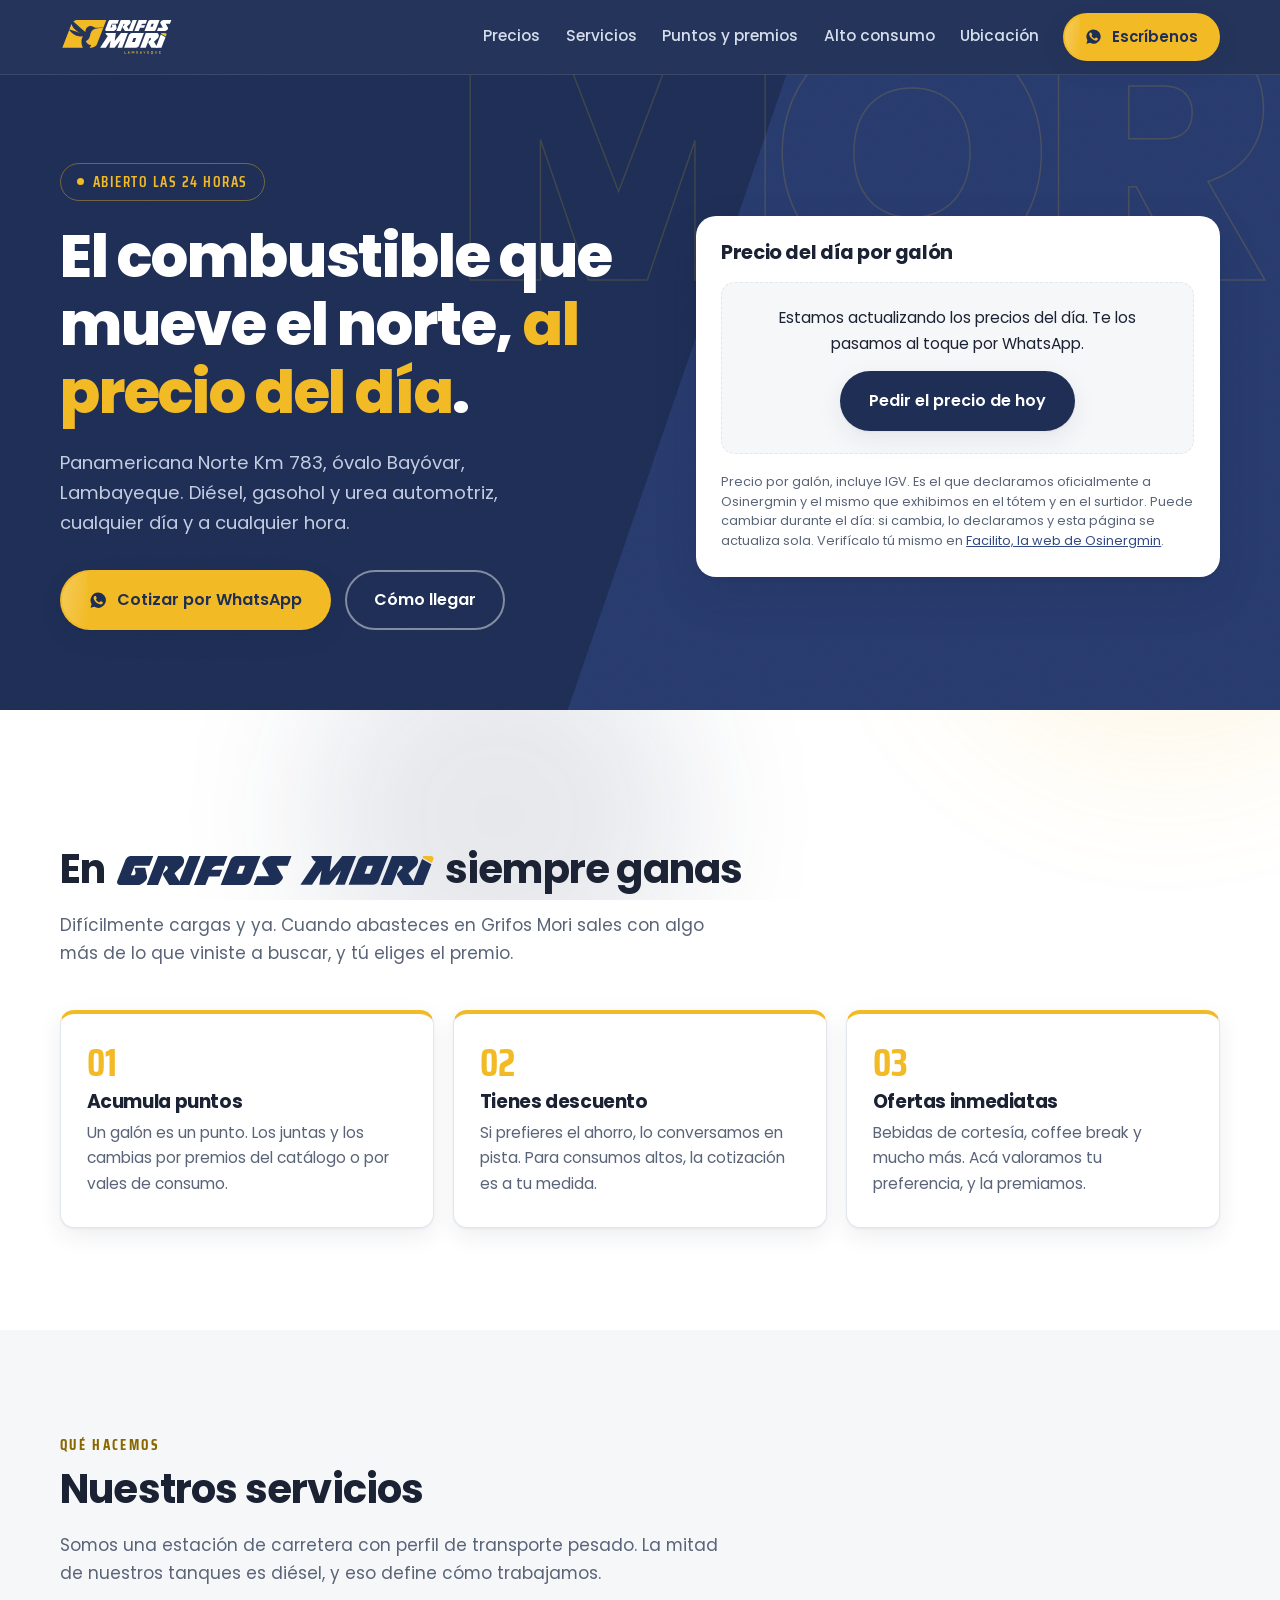
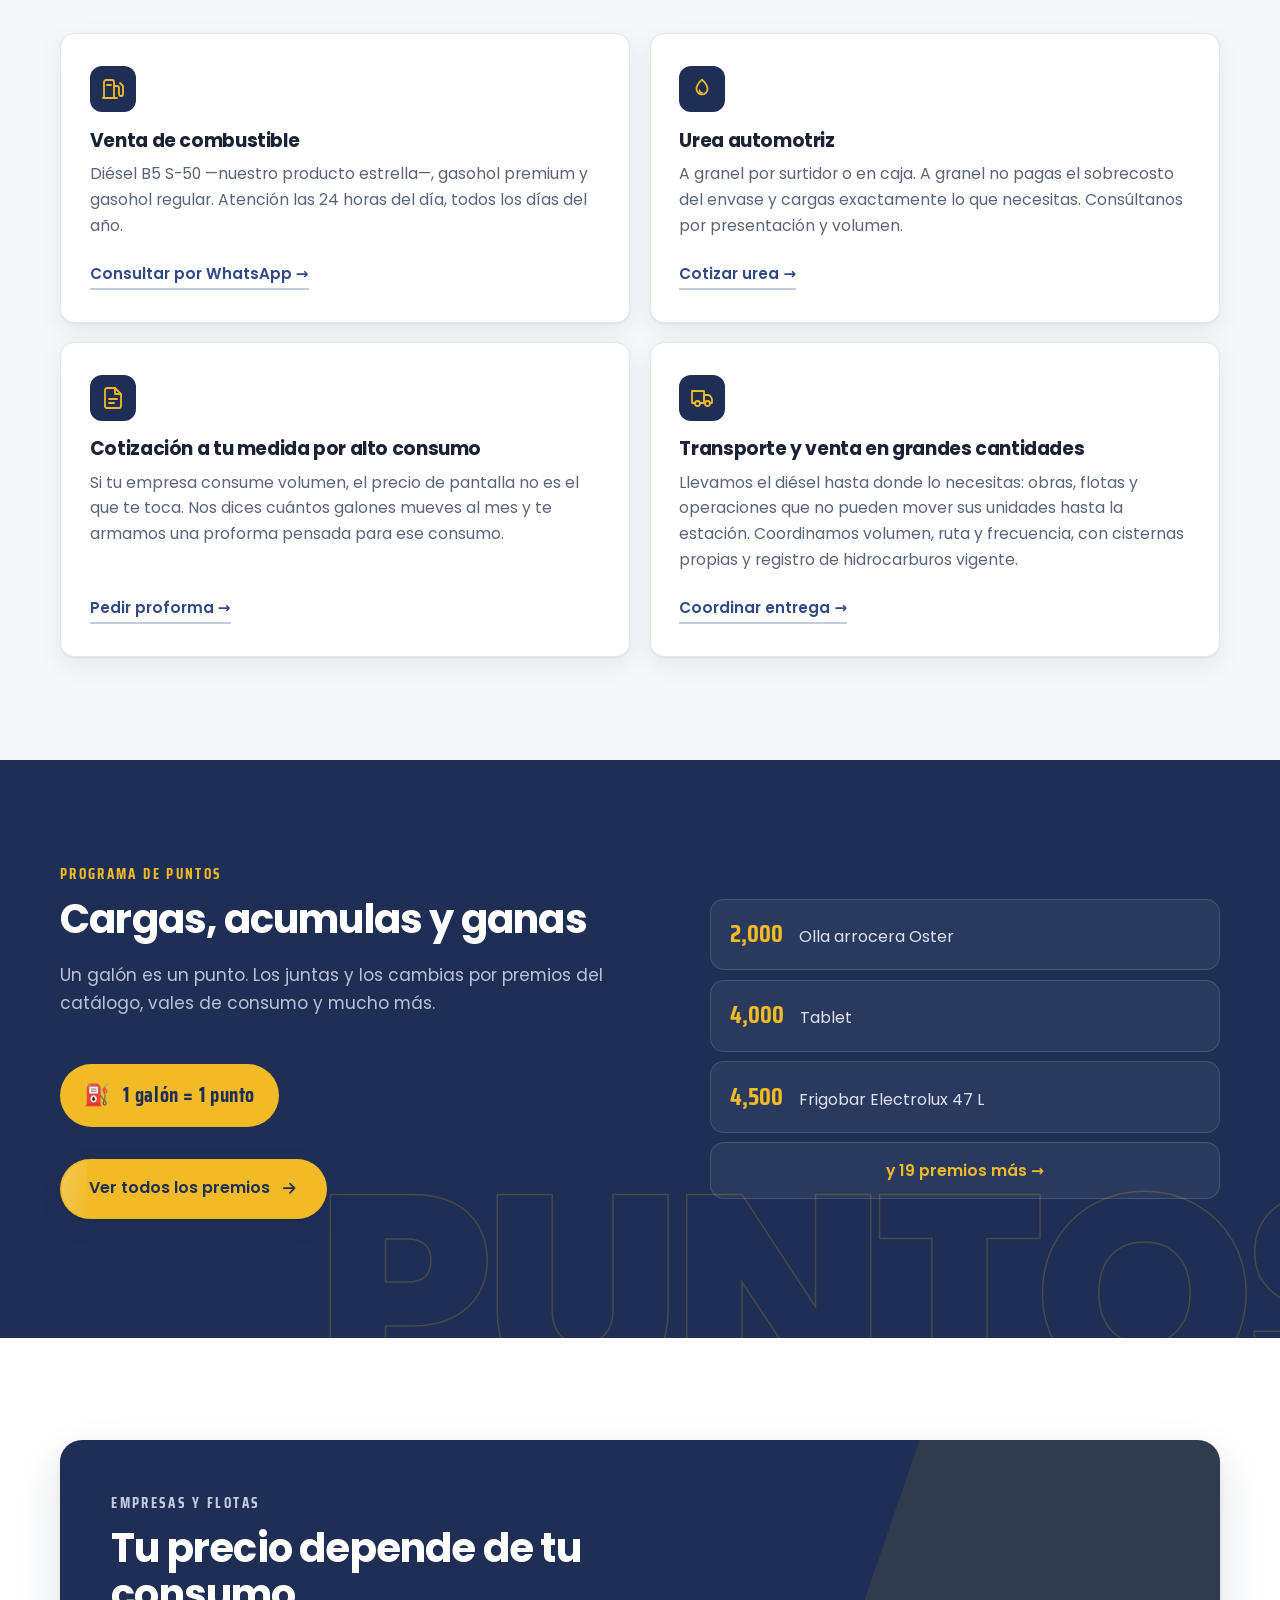
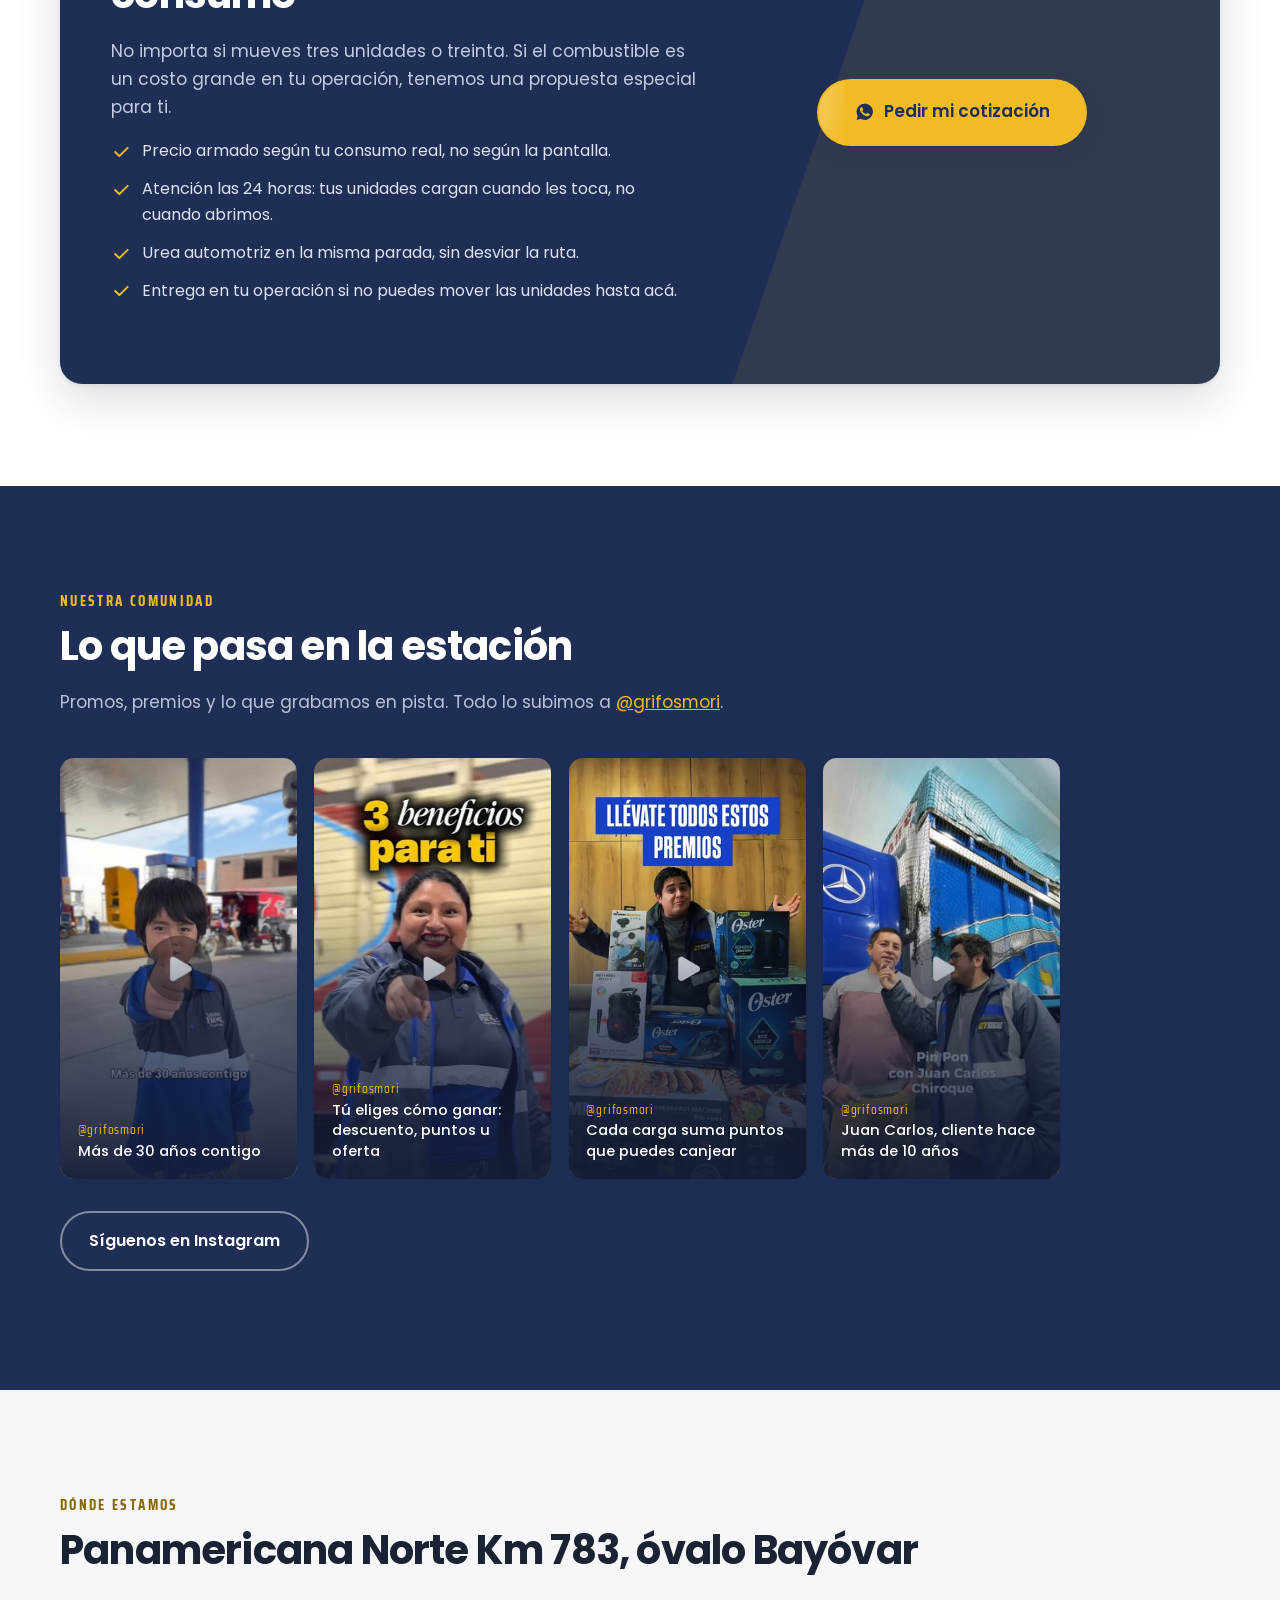
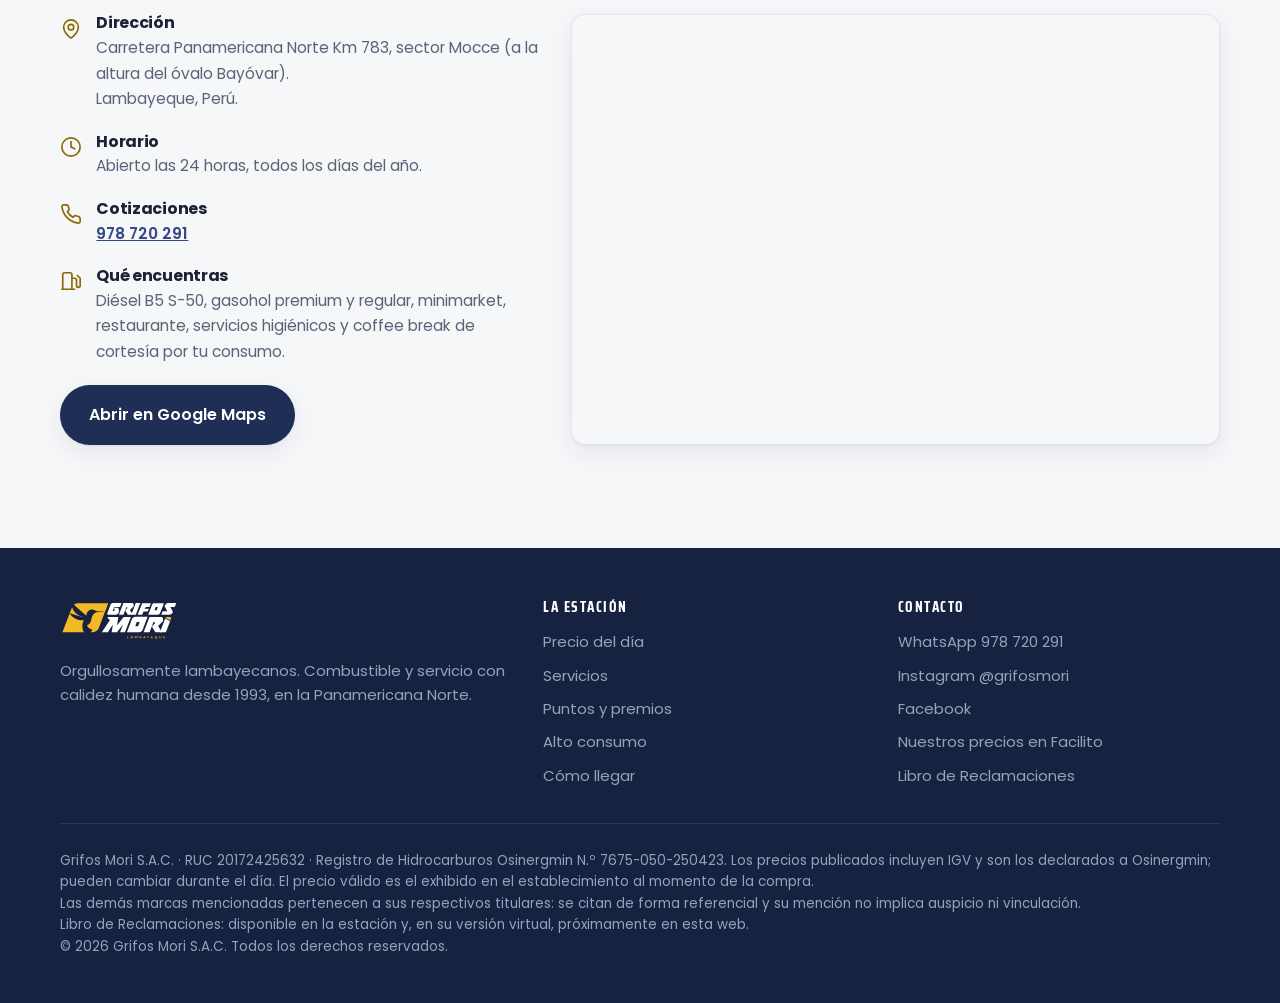
<file: sitio/index.html>
<!DOCTYPE html>
<html lang="es-PE">
<head>
<meta charset="utf-8">
<meta name="viewport" content="width=device-width, initial-scale=1">
<title>Grifos Mori | El combustible del norte</title>
<meta name="description" content="Grifo en el óvalo Bayóvar, Lambayeque. Diésel B5 S-50, gasohol premium y regular con precio del día. Urea automotriz, cotización por alto consumo, puntos canjeables y coffee break de cortesía. Abierto las 24 horas.">
<link rel="canonical" href="https://grifosmori.com/">

<meta property="og:type" content="website">
<meta property="og:locale" content="es_PE">
<meta property="og:site_name" content="Grifos Mori">
<meta property="og:title" content="Grifos Mori | El combustible del norte">
<meta property="og:description" content="Precio del día, puntos canjeables, minimarket, restaurante y coffee break de cortesía. Panamericana Norte Km 783, óvalo Bayóvar. Abierto 24 horas.">
<meta property="og:url" content="https://grifosmori.com/">
<meta property="og:image" content="https://grifosmori.com/assets/og.jpg">
<meta name="twitter:card" content="summary_large_image">
<meta name="theme-color" content="#1E2E55">

<link rel="icon" href="assets/favicon.svg" type="image/svg+xml">
<link rel="apple-touch-icon" href="assets/apple-touch-icon.png">

<link rel="preconnect" href="https://fonts.googleapis.com">
<link rel="preconnect" href="https://fonts.gstatic.com" crossorigin>
<link href="https://fonts.googleapis.com/css2?family=Poppins:wght@400;500;600;700;800&family=Saira+Condensed:wght@500;600;700&display=swap" rel="stylesheet">
<link rel="stylesheet" href="estilo.css">
</head>
<body>

<!-- Capas de ambiente. Ninguna lleva contenido: si el navegador o el sistema
     piden menos movimiento, se ocultan enteras y no falta nada. -->
<div class="avance" aria-hidden="true"></div>
<div class="aura" aria-hidden="true"><i></i><i></i><i></i></div>
<div class="grano" aria-hidden="true"></div>

<a class="solo-lectores" href="#contenido">Saltar al contenido</a>

<!-- ====================== CABECERA ====================== -->
<header class="cabecera">
  <div class="contenedor cabecera__fila">
    <a class="cabecera__logo" href="#inicio" aria-label="Grifos Mori — inicio">
      <img src="assets/logo-oscuro.svg" alt="Grifos Mori Lambayeque" width="180" height="42">
    </a>

    <button class="menu-btn" type="button" aria-expanded="false" aria-controls="nav" aria-label="Abrir menú">
      <svg viewBox="0 0 24 24" fill="none" stroke="currentColor" stroke-width="2" stroke-linecap="round" aria-hidden="true">
        <path d="M3 6h18M3 12h18M3 18h18"/>
      </svg>
    </button>

    <nav class="nav" id="nav" aria-label="Principal">
      <a href="#inicio">Precios</a>
      <a href="#servicios">Servicios</a>
      <a href="puntos/">Puntos y premios</a>
      <a href="#flotas">Alto consumo</a>
      <a href="#ubicacion">Ubicación</a>
    </nav>

    <a class="boton boton--wa" href="https://wa.me/51978720291?text=Hola%20Grifos%20Mori%2C%20quiero%20hacer%20una%20consulta.%20%5Bweb-cabecera%5D" target="_blank" rel="noopener">
      <svg viewBox="0 0 24 24" fill="currentColor" fill-rule="evenodd" aria-hidden="true"><path d="M17.47 14.38c-.3-.15-1.76-.87-2.03-.97-.27-.1-.47-.15-.67.15-.2.3-.77.97-.94 1.17-.17.2-.35.22-.64.07-.3-.15-1.25-.46-2.39-1.47-.88-.79-1.48-1.76-1.65-2.06-.17-.3-.02-.46.13-.61.13-.13.3-.35.45-.52.15-.17.2-.3.3-.5.1-.2.05-.37-.02-.52-.07-.15-.67-1.61-.92-2.21-.24-.58-.49-.5-.67-.51h-.57c-.2 0-.52.07-.79.37-.27.3-1.04 1.01-1.04 2.47s1.06 2.86 1.21 3.06c.15.2 2.1 3.2 5.08 4.49.71.31 1.26.49 1.69.62.71.23 1.36.19 1.87.12.57-.09 1.76-.72 2.01-1.41.25-.7.25-1.29.17-1.41-.07-.13-.27-.2-.57-.35M12 2a10 10 0 0 0-8.6 15.1L2 22l5.05-1.32A10 10 0 1 0 12 2"/></svg>
      Escríbenos
    </a>
  </div>
</header>

<main id="contenido">

<!-- ====================== HERO + PRECIOS ====================== -->
<section class="hero" id="inicio">
  <span class="fantasma" aria-hidden="true">MORI</span>
  <div class="contenedor">
    <div class="hero__grid">

      <div>
        <p class="hero__sello">Abierto las 24 horas</p>
        <h1>El combustible que mueve el norte, <em>al precio del día</em>.</h1>
        <p class="hero__bajada">
          Panamericana Norte Km 783, óvalo Bayóvar, Lambayeque.
          Diésel, gasohol y urea automotriz, cualquier día y a cualquier hora.
        </p>
        <div class="hero__botones">
          <a class="boton boton--wa" href="https://wa.me/51978720291?text=Hola%20Grifos%20Mori%2C%20quiero%20cotizar%20combustible.%20Producto%3A%20___%20%C2%B7%20Cantidad%20aproximada%3A%20___%20galones.%20%5Bweb-hero%5D" target="_blank" rel="noopener">
            <svg viewBox="0 0 24 24" fill="currentColor" fill-rule="evenodd" aria-hidden="true"><path d="M17.47 14.38c-.3-.15-1.76-.87-2.03-.97-.27-.1-.47-.15-.67.15-.2.3-.77.97-.94 1.17-.17.2-.35.22-.64.07-.3-.15-1.25-.46-2.39-1.47-.88-.79-1.48-1.76-1.65-2.06-.17-.3-.02-.46.13-.61.13-.13.3-.35.45-.52.15-.17.2-.3.3-.5.1-.2.05-.37-.02-.52-.07-.15-.67-1.61-.92-2.21-.24-.58-.49-.5-.67-.51h-.57c-.2 0-.52.07-.79.37-.27.3-1.04 1.01-1.04 2.47s1.06 2.86 1.21 3.06c.15.2 2.1 3.2 5.08 4.49.71.31 1.26.49 1.69.62.71.23 1.36.19 1.87.12.57-.09 1.76-.72 2.01-1.41.25-.7.25-1.29.17-1.41-.07-.13-.27-.2-.57-.35M12 2a10 10 0 0 0-8.6 15.1L2 22l5.05-1.32A10 10 0 1 0 12 2"/></svg>
            Cotizar por WhatsApp
          </a>
          <a class="boton boton--linea" href="#ubicacion">Cómo llegar</a>
        </div>
      </div>

      <!-- Panel de precios. El JS lo llena desde precios.json; si el archivo
           está viejo o no carga, se muestra el bloque de respaldo. -->
      <div class="precios rv" id="precios">
        <div class="precios__cab">
          <h2>Precio del día por galón</h2>
          <p class="frescura" id="frescura" hidden></p>
        </div>

        <noscript><style>
          #precios-cargando { display: none; }
          #precios-caido[hidden] { display: block !important; }
        </style></noscript>

        <div class="precios__lista" id="lista-precios">
          <p class="precios__nota" id="precios-cargando">Cargando los precios del día…</p>
        </div>

        <template id="tpl-precio">
          <div class="precio">
            <div>
              <span class="precio__etiqueta" hidden>Nuestro fuerte</span>
              <span class="precio__nombre"></span>
            </div>
            <span class="precio__monto"><small>S/</small> <span></span></span>
          </div>
        </template>

        <div class="precios__caido" id="precios-caido" hidden>
          <p>Estamos actualizando los precios del día. Te los pasamos al toque por WhatsApp.</p>
          <a class="boton boton--navy" href="https://wa.me/51978720291?text=Hola%20Grifos%20Mori%2C%20%C2%BFcu%C3%A1l%20es%20el%20precio%20de%20hoy%20del%20___%3F%20%5Bweb-precios%5D" target="_blank" rel="noopener">Pedir el precio de hoy</a>
        </div>

        <p class="precios__nota">
          Precio por galón, incluye IGV. Es el que declaramos oficialmente a Osinergmin y el
          mismo que exhibimos en el tótem y en el surtidor. Puede cambiar durante el día: si
          cambia, lo declaramos y esta página se actualiza sola.
          Verifícalo tú mismo en
          <a href="https://www.facilito.gob.pe/facilito/actions/MapaAction.do?departamento=140000&amp;provincia=140300&amp;distrito=140301&amp;producto=40&amp;method=mostrarMapa&amp;tipo=LIQ&amp;subtitulocabecera=1" target="_blank" rel="noopener">Facilito, la web de Osinergmin</a>.
        </p>
      </div>

    </div>
  </div>
</section>

<!-- ====================== LOS TRES CAMINOS ====================== -->
<section class="seccion" aria-labelledby="t-beneficios">
  <div class="contenedor">
    <p class="rotulo rv">Tres formas de ganar</p>
    <h2 id="t-beneficios">En <img class="marca-logo" src="assets/wordmark.svg" alt="Grifos Mori" width="555" height="52"> siempre ganas</h2>
    <p class="bajada">
      Difícilmente cargas y ya. Cuando abasteces en Grifos Mori sales con algo más de lo que
      viniste a buscar, y tú eliges el premio.
    </p>

    <div class="caminos esc">
      <article class="camino">
        <span class="camino__num">01</span>
        <h3>Acumula puntos</h3>
        <p>Un galón es un punto. Los juntas y los cambias por premios del catálogo o por vales de consumo.</p>
      </article>
      <article class="camino">
        <span class="camino__num">02</span>
        <h3>Tienes descuento</h3>
        <p>Si prefieres el ahorro, lo conversamos en pista. Para consumos altos, la cotización es a tu medida.</p>
      </article>
      <article class="camino">
        <span class="camino__num">03</span>
        <h3>Ofertas inmediatas</h3>
        <p>Bebidas de cortesía, coffee break y mucho más. Acá valoramos tu preferencia, y la premiamos.</p>
      </article>
    </div>
  </div>
</section>

<!-- ====================== SERVICIOS ====================== -->
<section class="seccion seccion--hueso" id="servicios" aria-labelledby="t-servicios">
  <div class="contenedor">
    <p class="rotulo rv">Qué hacemos</p>
    <h2 id="t-servicios">Nuestros servicios</h2>
    <p class="bajada">
      Somos una estación de carretera con perfil de transporte pesado. La mitad de nuestros tanques
      es diésel, y eso define cómo trabajamos.
    </p>

    <div class="servicios esc">

      <article class="servicio">
        <div class="servicio__icono">
          <svg viewBox="0 0 24 24" fill="none" stroke="currentColor" stroke-width="1.8" stroke-linecap="round" stroke-linejoin="round" aria-hidden="true">
            <path d="M3 21V5a2 2 0 0 1 2-2h6a2 2 0 0 1 2 2v16"/><path d="M2 21h14"/>
            <path d="M13 9h3a2 2 0 0 1 2 2v6a2 2 0 0 0 2 2 2 2 0 0 0 2-2v-8l-3-3"/><path d="M6 8h4"/>
          </svg>
        </div>
        <h3>Venta de combustible</h3>
        <p>
          Diésel B5 S-50 —nuestro producto estrella—, gasohol premium y gasohol regular.
          Atención las 24 horas del día, todos los días del año.
        </p>
        <a class="enlace-wa" href="https://wa.me/51978720291?text=Hola%20Grifos%20Mori%2C%20quiero%20consultar%20por%20combustible.%20Producto%3A%20___%20%5Bweb-combustible%5D" target="_blank" rel="noopener">Consultar por WhatsApp →</a>
      </article>

      <article class="servicio">
        <div class="servicio__icono">
          <svg viewBox="0 0 24 24" fill="none" stroke="currentColor" stroke-width="1.8" stroke-linecap="round" stroke-linejoin="round" aria-hidden="true">
            <path d="M12 2.7s5.5 5.2 5.5 9.2a5.5 5.5 0 0 1-11 0c0-4 5.5-9.2 5.5-9.2Z"/>
            <path d="M9.5 13.5a2.6 2.6 0 0 0 2.5 2.4"/>
          </svg>
        </div>
        <h3>Urea automotriz</h3>
        <p>
          A granel por surtidor o en caja. A granel no pagas el sobrecosto del envase y cargas
          exactamente lo que necesitas. Consúltanos por presentación y volumen.
        </p>
        <a class="enlace-wa" href="https://wa.me/51978720291?text=Hola%20Grifos%20Mori%2C%20quiero%20cotizar%20urea%20automotriz.%20Presentaci%C3%B3n%3A%20(granel%20%2F%20caja)%20%C2%B7%20Cantidad%3A%20___%20%5Bweb-urea%5D" target="_blank" rel="noopener">Cotizar urea →</a>
      </article>

      <article class="servicio">
        <div class="servicio__icono">
          <svg viewBox="0 0 24 24" fill="none" stroke="currentColor" stroke-width="1.8" stroke-linecap="round" stroke-linejoin="round" aria-hidden="true">
            <path d="M14 2H6a2 2 0 0 0-2 2v16a2 2 0 0 0 2 2h12a2 2 0 0 0 2-2V8Z"/><path d="M14 2v6h6"/>
            <path d="M8 13h8M8 17h5"/>
          </svg>
        </div>
        <h3>Cotización a tu medida por alto consumo</h3>
        <p>
          Si tu empresa consume volumen, el precio de pantalla no es el que te toca. Nos dices cuántos
          galones mueves al mes y te armamos una proforma pensada para ese consumo.
        </p>
        <a class="enlace-wa" href="https://wa.me/51978720291?text=Hola%20Grifos%20Mori%2C%20quiero%20una%20proforma%20por%20alto%20consumo.%20Empresa%3A%20___%20%C2%B7%20RUC%3A%20___%20%C2%B7%20Producto%3A%20___%20%C2%B7%20Consumo%20aprox.%20al%20mes%3A%20___%20galones.%20%5Bweb-proforma%5D" target="_blank" rel="noopener">Pedir proforma →</a>
      </article>

      <!-- OJO: este servicio NO lo presta la empresa de esta web, y el texto no
           debe atribuirle un registro de hidrocarburos que no es suyo. Por eso
           dice «coordinamos» y no «somos transportista». El quién y el porqué
           están en LEER-PRIMERO.md § "El servicio de transporte" — a propósito
           NO acá: un comentario de HTML se sirve al público. -->
      <article class="servicio">
        <div class="servicio__icono">
          <svg viewBox="0 0 24 24" fill="none" stroke="currentColor" stroke-width="1.8" stroke-linecap="round" stroke-linejoin="round" aria-hidden="true">
            <path d="M10 17h4V5H2v12h3"/><path d="M20 17h2v-3.34a4 4 0 0 0-1.17-2.83L19 9h-5v8h1"/>
            <circle cx="7.5" cy="17.5" r="2.5"/><circle cx="17.5" cy="17.5" r="2.5"/>
          </svg>
        </div>
        <h3>Transporte y venta en grandes cantidades</h3>
        <p>
          Llevamos el diésel hasta donde lo necesitas: obras, flotas y operaciones que no pueden
          mover sus unidades hasta la estación. Coordinamos volumen, ruta y frecuencia, con
          cisternas propias y registro de hidrocarburos vigente.
        </p>
        <a class="enlace-wa" href="https://wa.me/51978720291?text=Hola%20Grifos%20Mori%2C%20necesito%20transporte%20y%20venta%20de%20combustible%20en%20volumen.%20Producto%3A%20___%20%C2%B7%20Cantidad%3A%20___%20galones%20%C2%B7%20D%C3%B3nde%20se%20entrega%3A%20___%20%5Bweb-transporte%5D" target="_blank" rel="noopener">Coordinar entrega →</a>
      </article>

    </div>
  </div>
</section>

<!-- ====================== PUNTOS (adelanto) ====================== -->
<section class="seccion seccion--navy seccion--marca" id="puntos" aria-labelledby="t-puntos">
  <span class="fantasma" aria-hidden="true">PUNTOS</span>
  <div class="contenedor">
    <div class="adelanto">
      <div class="adelanto__texto rv">
        <p class="rotulo">Programa de puntos</p>
        <h2 id="t-puntos">Cargas, acumulas y ganas</h2>
        <p class="bajada">
          Un galón es un punto. Los juntas y los cambias por premios del catálogo,
          vales de consumo y mucho más.
        </p>
        <p class="regla-puntos"><span aria-hidden="true">⛽</span> 1 galón = 1 punto</p>
        <p style="margin-top:2rem">
          <a class="boton boton--wa" href="puntos/">
            Ver todos los premios
            <svg viewBox="0 0 24 24" fill="none" stroke="currentColor" stroke-width="2.2" stroke-linecap="round" stroke-linejoin="round" aria-hidden="true"><path d="M5 12h13M13 6l6 6-6 6"/></svg>
          </a>
        </p>
      </div>

      <ul class="muestra esc" aria-label="Algunos premios del catálogo">
        <li><span class="muestra__p">2,000</span><span class="muestra__n">Olla arrocera Oster</span></li>
        <li><span class="muestra__p">4,000</span><span class="muestra__n">Tablet</span></li>
        <li><span class="muestra__p">4,500</span><span class="muestra__n">Frigobar Electrolux 47 L</span></li>
        <li class="muestra__mas"><a href="puntos/" id="mas-premios">Ver el catálogo completo →</a></li>
      </ul>
    </div>
  </div>
</section>

<!-- ====================== ALTO CONSUMO / FLOTAS ====================== -->
<section class="seccion" id="flotas" aria-labelledby="t-flotas">
  <div class="contenedor">
    <div class="flota rv">
      <div>
        <p class="rotulo rv">Empresas y flotas</p>
        <h2 id="t-flotas">Tu precio depende de tu consumo</h2>
        <p>
          No importa si mueves tres unidades o treinta. Si el combustible es un costo grande en tu
          operación, tenemos una propuesta especial para ti.
        </p>
        <ul class="flota__lista">
          <li>
            <svg viewBox="0 0 24 24" fill="none" stroke="currentColor" stroke-width="2.4" stroke-linecap="round" stroke-linejoin="round" aria-hidden="true"><path d="m5 12 5 5L20 7"/></svg>
            <span>Precio armado según tu consumo real, no según la pantalla.</span>
          </li>
          <li>
            <svg viewBox="0 0 24 24" fill="none" stroke="currentColor" stroke-width="2.4" stroke-linecap="round" stroke-linejoin="round" aria-hidden="true"><path d="m5 12 5 5L20 7"/></svg>
            <span>Atención las 24 horas: tus unidades cargan cuando les toca, no cuando abrimos.</span>
          </li>
          <li>
            <svg viewBox="0 0 24 24" fill="none" stroke="currentColor" stroke-width="2.4" stroke-linecap="round" stroke-linejoin="round" aria-hidden="true"><path d="m5 12 5 5L20 7"/></svg>
            <span>Urea automotriz en la misma parada, sin desviar la ruta.</span>
          </li>
          <li>
            <svg viewBox="0 0 24 24" fill="none" stroke="currentColor" stroke-width="2.4" stroke-linecap="round" stroke-linejoin="round" aria-hidden="true"><path d="m5 12 5 5L20 7"/></svg>
            <span>Entrega en tu operación si no puedes mover las unidades hasta acá.</span>
          </li>
        </ul>
      </div>

      <div class="flota__accion">
        <a class="boton boton--wa" href="https://wa.me/51978720291?text=Hola%20Grifos%20Mori%2C%20quiero%20una%20cotizaci%C3%B3n%20por%20alto%20consumo.%20Empresa%3A%20___%20%C2%B7%20RUC%3A%20___%20%C2%B7%20Unidades%3A%20___%20%C2%B7%20Producto%3A%20___%20%C2%B7%20Consumo%20aprox.%20al%20mes%3A%20___%20galones.%20%5Bweb-flotas%5D" target="_blank" rel="noopener">
          <svg viewBox="0 0 24 24" fill="currentColor" fill-rule="evenodd" aria-hidden="true"><path d="M17.47 14.38c-.3-.15-1.76-.87-2.03-.97-.27-.1-.47-.15-.67.15-.2.3-.77.97-.94 1.17-.17.2-.35.22-.64.07-.3-.15-1.25-.46-2.39-1.47-.88-.79-1.48-1.76-1.65-2.06-.17-.3-.02-.46.13-.61.13-.13.3-.35.45-.52.15-.17.2-.3.3-.5.1-.2.05-.37-.02-.52-.07-.15-.67-1.61-.92-2.21-.24-.58-.49-.5-.67-.51h-.57c-.2 0-.52.07-.79.37-.27.3-1.04 1.01-1.04 2.47s1.06 2.86 1.21 3.06c.15.2 2.1 3.2 5.08 4.49.71.31 1.26.49 1.69.62.71.23 1.36.19 1.87.12.57-.09 1.76-.72 2.01-1.41.25-.7.25-1.29.17-1.41-.07-.13-.27-.2-.57-.35M12 2a10 10 0 0 0-8.6 15.1L2 22l5.05-1.32A10 10 0 1 0 12 2"/></svg>
          Pedir mi cotización
        </a>
      </div>
    </div>
  </div>
</section>

<!-- ====================== INSTAGRAM ====================== -->
<section class="seccion seccion--navy" id="comunidad" aria-labelledby="t-comunidad">
  <div class="contenedor">
    <p class="rotulo rv">Nuestra comunidad</p>
    <h2 id="t-comunidad">Lo que pasa en la estación</h2>
    <p class="bajada">
      Promos, premios y lo que grabamos en pista. Todo lo subimos a
      <a href="https://www.instagram.com/grifosmori/" target="_blank" rel="noopener" style="color:var(--amarillo)">@grifosmori</a>.
    </p>

    <div class="reels esc" id="reels">
      <noscript><p class="reels__vacio">Míranos en
        <a href="https://www.instagram.com/grifosmori/" target="_blank" rel="noopener"
           style="color:var(--amarillo)">@grifosmori</a>.</p></noscript>
    </div>

    <p style="margin-top:2rem">
      <a class="boton boton--linea" href="https://www.instagram.com/grifosmori/" target="_blank" rel="noopener">Síguenos en Instagram</a>
    </p>
  </div>
</section>

<!-- ====================== UBICACIÓN ====================== -->
<section class="seccion seccion--hueso" id="ubicacion" aria-labelledby="t-ubicacion">
  <div class="contenedor">
    <p class="rotulo rv">Dónde estamos</p>
    <h2 id="t-ubicacion">Panamericana Norte Km 783, óvalo Bayóvar</h2>

    <div class="ubicacion esc">
      <div class="ficha">
        <div class="ficha__item">
          <svg viewBox="0 0 24 24" fill="none" stroke="currentColor" stroke-width="1.8" stroke-linecap="round" stroke-linejoin="round" aria-hidden="true"><path d="M20 10c0 6-8 12-8 12s-8-6-8-12a8 8 0 0 1 16 0Z"/><circle cx="12" cy="10" r="3"/></svg>
          <div>
            <h3>Dirección</h3>
            <p>Carretera Panamericana Norte Km 783, sector Mocce (a la altura del óvalo Bayóvar).<br>Lambayeque, Perú.</p>
          </div>
        </div>
        <div class="ficha__item">
          <svg viewBox="0 0 24 24" fill="none" stroke="currentColor" stroke-width="1.8" stroke-linecap="round" stroke-linejoin="round" aria-hidden="true"><circle cx="12" cy="12" r="10"/><path d="M12 6v6l4 2"/></svg>
          <div>
            <h3>Horario</h3>
            <p>Abierto las 24 horas, todos los días del año.</p>
          </div>
        </div>
        <div class="ficha__item">
          <svg viewBox="0 0 24 24" fill="none" stroke="currentColor" stroke-width="1.8" stroke-linecap="round" stroke-linejoin="round" aria-hidden="true"><path d="M22 16.9v3a2 2 0 0 1-2.2 2 19.8 19.8 0 0 1-8.6-3.1 19.5 19.5 0 0 1-6-6A19.8 19.8 0 0 1 2.1 4.2 2 2 0 0 1 4.1 2h3a2 2 0 0 1 2 1.7c.1.9.4 1.8.7 2.6a2 2 0 0 1-.5 2.1L8.1 9.6a16 16 0 0 0 6 6l1.2-1.2a2 2 0 0 1 2.1-.5c.8.3 1.7.6 2.6.7a2 2 0 0 1 1.7 2Z"/></svg>
          <div>
            <h3>Cotizaciones</h3>
            <p><a href="tel:+51978720291" style="color:var(--azul);font-weight:600">978 720 291</a></p>
          </div>
        </div>
        <div class="ficha__item">
          <svg viewBox="0 0 24 24" fill="none" stroke="currentColor" stroke-width="1.8" stroke-linecap="round" stroke-linejoin="round" aria-hidden="true"><path d="M3 21V5a2 2 0 0 1 2-2h6a2 2 0 0 1 2 2v16"/><path d="M2 21h14"/><path d="M13 9h3a2 2 0 0 1 2 2v6a2 2 0 0 0 4 0v-8l-3-3"/></svg>
          <div>
            <h3>Qué encuentras</h3>
            <p>Diésel B5 S-50, gasohol premium y regular, minimarket, restaurante, servicios higiénicos y coffee break de cortesía por tu consumo.</p>
          </div>
        </div>
        <p style="margin:0">
          <a class="boton boton--navy" href="https://www.google.com/maps/dir/?api=1&destination=-6.6835084,-79.903534" target="_blank" rel="noopener">Abrir en Google Maps</a>
        </p>
      </div>

      <div class="mapa">
        <iframe
          title="Ubicación de Grifos Mori en el mapa"
          src="https://www.google.com/maps?q=-6.6835084,-79.903534&hl=es&z=16&output=embed"
          loading="lazy" referrerpolicy="strict-origin-when-cross-origin" allowfullscreen></iframe>
      </div>
    </div>
  </div>
</section>

</main>

<!-- ====================== PIE ====================== -->
<footer class="pie">
  <div class="contenedor">
    <div class="pie__grid esc">
      <div>
        <img src="assets/logo-oscuro.svg" alt="Grifos Mori" width="190" height="44">
        <p>Orgullosamente lambayecanos. Combustible y servicio con calidez humana desde 1993, en la Panamericana Norte.</p>
      </div>
      <div>
        <h3>La estación</h3>
        <ul>
          <li><a href="#inicio">Precio del día</a></li>
          <li><a href="#servicios">Servicios</a></li>
          <li><a href="puntos/">Puntos y premios</a></li>
          <li><a href="#flotas">Alto consumo</a></li>
          <li><a href="#ubicacion">Cómo llegar</a></li>
        </ul>
      </div>
      <div>
        <h3>Contacto</h3>
        <ul>
          <li><a href="https://wa.me/51978720291?text=Hola%20Grifos%20Mori%2C%20quiero%20hacer%20una%20consulta.%20%5Bweb-pie%5D" target="_blank" rel="noopener">WhatsApp 978 720 291</a></li>
          <li><a href="https://www.instagram.com/grifosmori/" target="_blank" rel="noopener">Instagram @grifosmori</a></li>
          <li><a href="https://www.facebook.com/grifosmoriperu/" target="_blank" rel="noopener">Facebook</a></li>
          <li><a href="https://www.facilito.gob.pe" target="_blank" rel="noopener">Nuestros precios en Facilito</a></li>
          <li><a href="#reclamaciones">Libro de Reclamaciones</a></li>
        </ul>
      </div>
    </div>
    <p class="pie__legal">
      Grifos Mori S.A.C. · RUC 20172425632 · Registro de Hidrocarburos Osinergmin N.º 7675-050-250423.
      Los precios publicados incluyen IGV y son los declarados a Osinergmin; pueden cambiar durante el día.
      El precio válido es el exhibido en el establecimiento al momento de la compra.<br>

      Las demás marcas mencionadas pertenecen a sus respectivos titulares: se citan de forma referencial
      y su mención no implica auspicio ni vinculación.<br>
      <span id="reclamaciones">Libro de Reclamaciones: disponible en la estación y, en su versión virtual,
      próximamente en esta web.</span><br>
      © <span id="anio">2026</span> Grifos Mori S.A.C. Todos los derechos reservados.
    </p>
  </div>
</footer>

<a class="wa-flotante" href="https://wa.me/51978720291?text=Hola%20Grifos%20Mori%2C%20quiero%20hacer%20una%20consulta.%20%5Bweb-flotante%5D" target="_blank" rel="noopener" aria-label="Escribir por WhatsApp a Grifos Mori">
  <svg viewBox="0 0 24 24" fill="currentColor" fill-rule="evenodd" aria-hidden="true"><path d="M17.47 14.38c-.3-.15-1.76-.87-2.03-.97-.27-.1-.47-.15-.67.15-.2.3-.77.97-.94 1.17-.17.2-.35.22-.64.07-.3-.15-1.25-.46-2.39-1.47-.88-.79-1.48-1.76-1.65-2.06-.17-.3-.02-.46.13-.61.13-.13.3-.35.45-.52.15-.17.2-.3.3-.5.1-.2.05-.37-.02-.52-.07-.15-.67-1.61-.92-2.21-.24-.58-.49-.5-.67-.51h-.57c-.2 0-.52.07-.79.37-.27.3-1.04 1.01-1.04 2.47s1.06 2.86 1.21 3.06c.15.2 2.1 3.2 5.08 4.49.71.31 1.26.49 1.69.62.71.23 1.36.19 1.87.12.57-.09 1.76-.72 2.01-1.41.25-.7.25-1.29.17-1.41-.07-.13-.27-.2-.57-.35M12 2a10 10 0 0 0-8.6 15.1L2 22l5.05-1.32A10 10 0 1 0 12 2"/></svg>
</a>

<!-- Datos estructurados. El bloque de precios lo completa app.js con el mismo
     precios.json que pinta la página, para que nunca digan cosas distintas.
     Sin aggregateRating a propósito: Google no permite que un negocio marque
     reseñas sobre sí mismo y hacerlo puede costar una penalización manual. -->
<script type="application/ld+json" id="jsonld">
{
  "@context": "https://schema.org",
  "@type": "GasStation",
  "@id": "https://grifosmori.com/#grifo",
  "name": "Grifos Mori",
  "legalName": "GRIFOS MORI S.A.C.",
  "url": "https://grifosmori.com/",
  "image": "https://grifosmori.com/assets/og.jpg",
  "telephone": "+51978720291",
  "address": {
    "@type": "PostalAddress",
    "streetAddress": "Carretera Panamericana Norte Km 783, sector Mocce (óvalo Bayóvar)",
    "addressLocality": "Lambayeque",
    "addressRegion": "Lambayeque",
    "addressCountry": "PE"
  },
  "geo": { "@type": "GeoCoordinates", "latitude": -6.68351, "longitude": -79.90353 },
  "openingHoursSpecification": [{
    "@type": "OpeningHoursSpecification",
    "dayOfWeek": ["Monday","Tuesday","Wednesday","Thursday","Friday","Saturday","Sunday"],
    "opens": "00:00:00", "closes": "23:59:59"
  }],
  "currenciesAccepted": "PEN",
  "areaServed": { "@type": "AdministrativeArea", "name": "Lambayeque, Perú" },
  "sameAs": [
    "https://www.instagram.com/grifosmori/",
    "https://www.facebook.com/grifosmoriperu/"
  ]
}
</script>

<script src="app.js" defer></script>
</body>
</html>
</file>
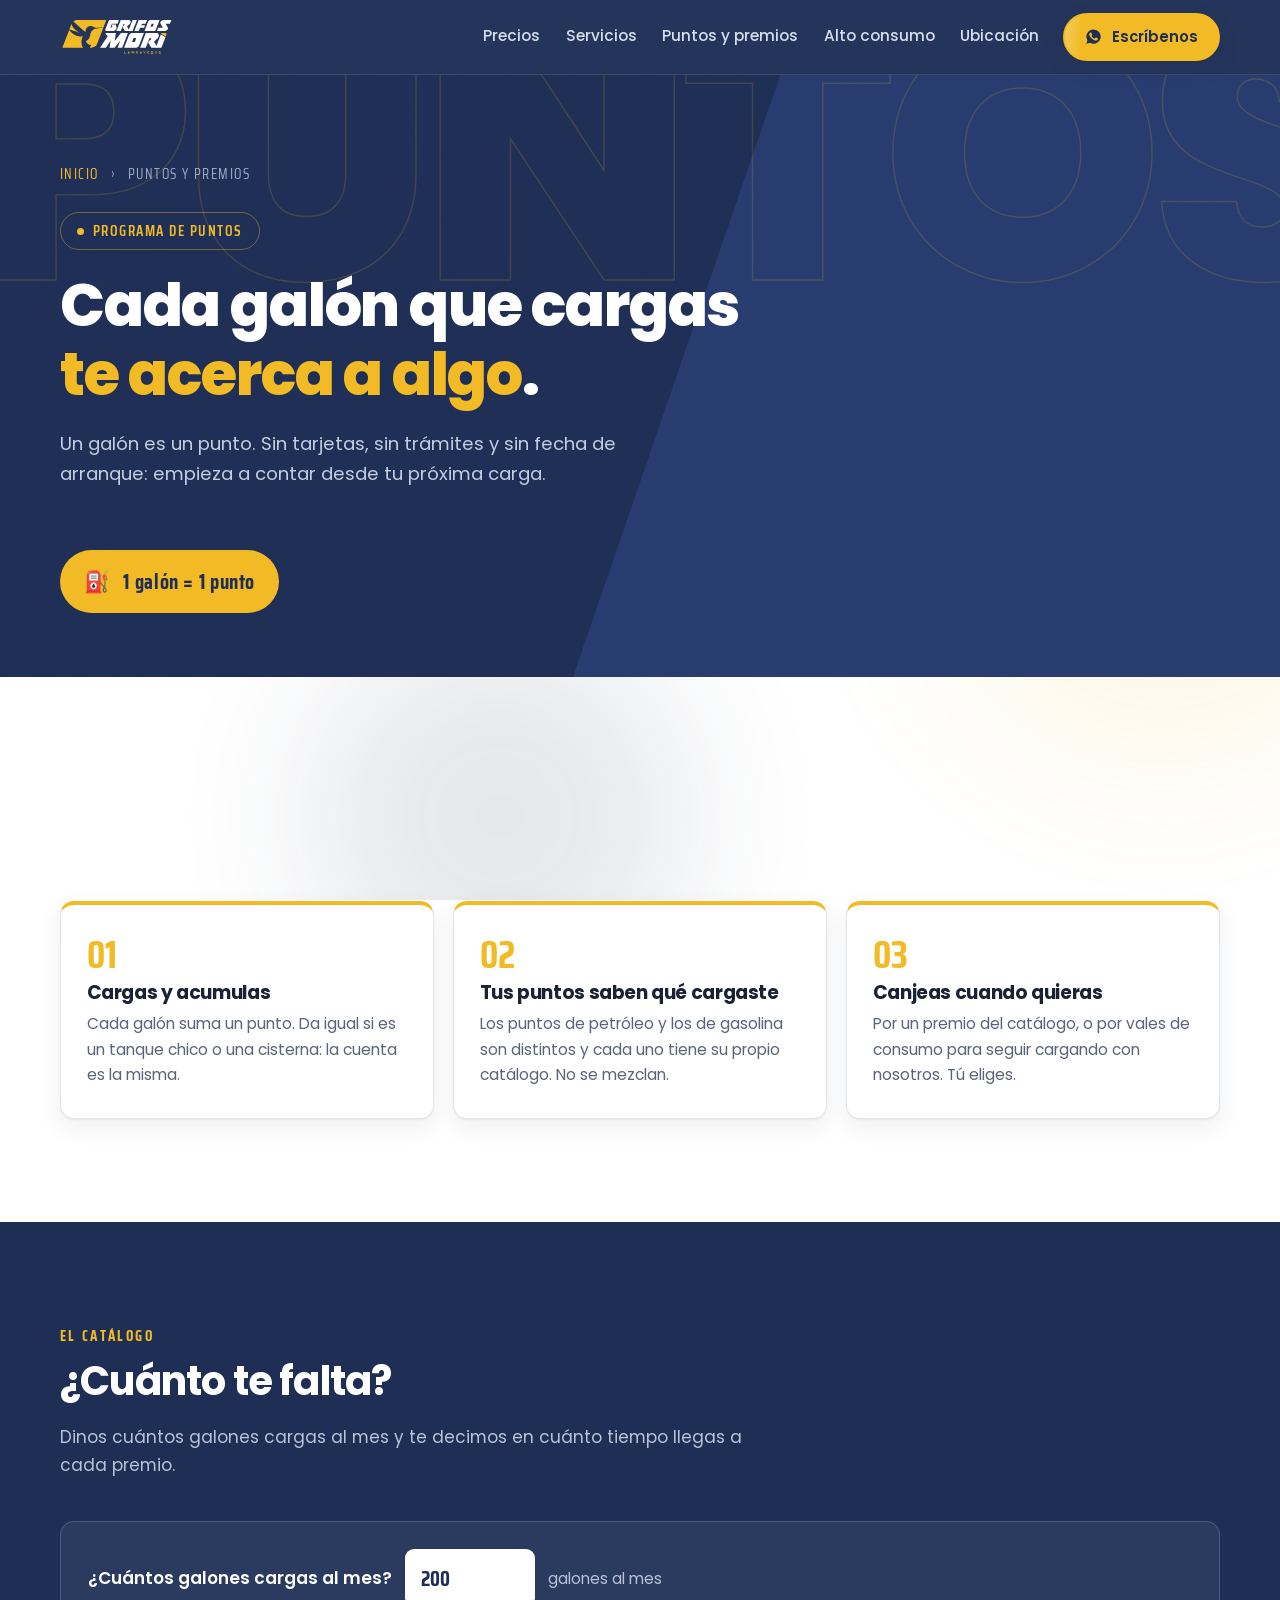
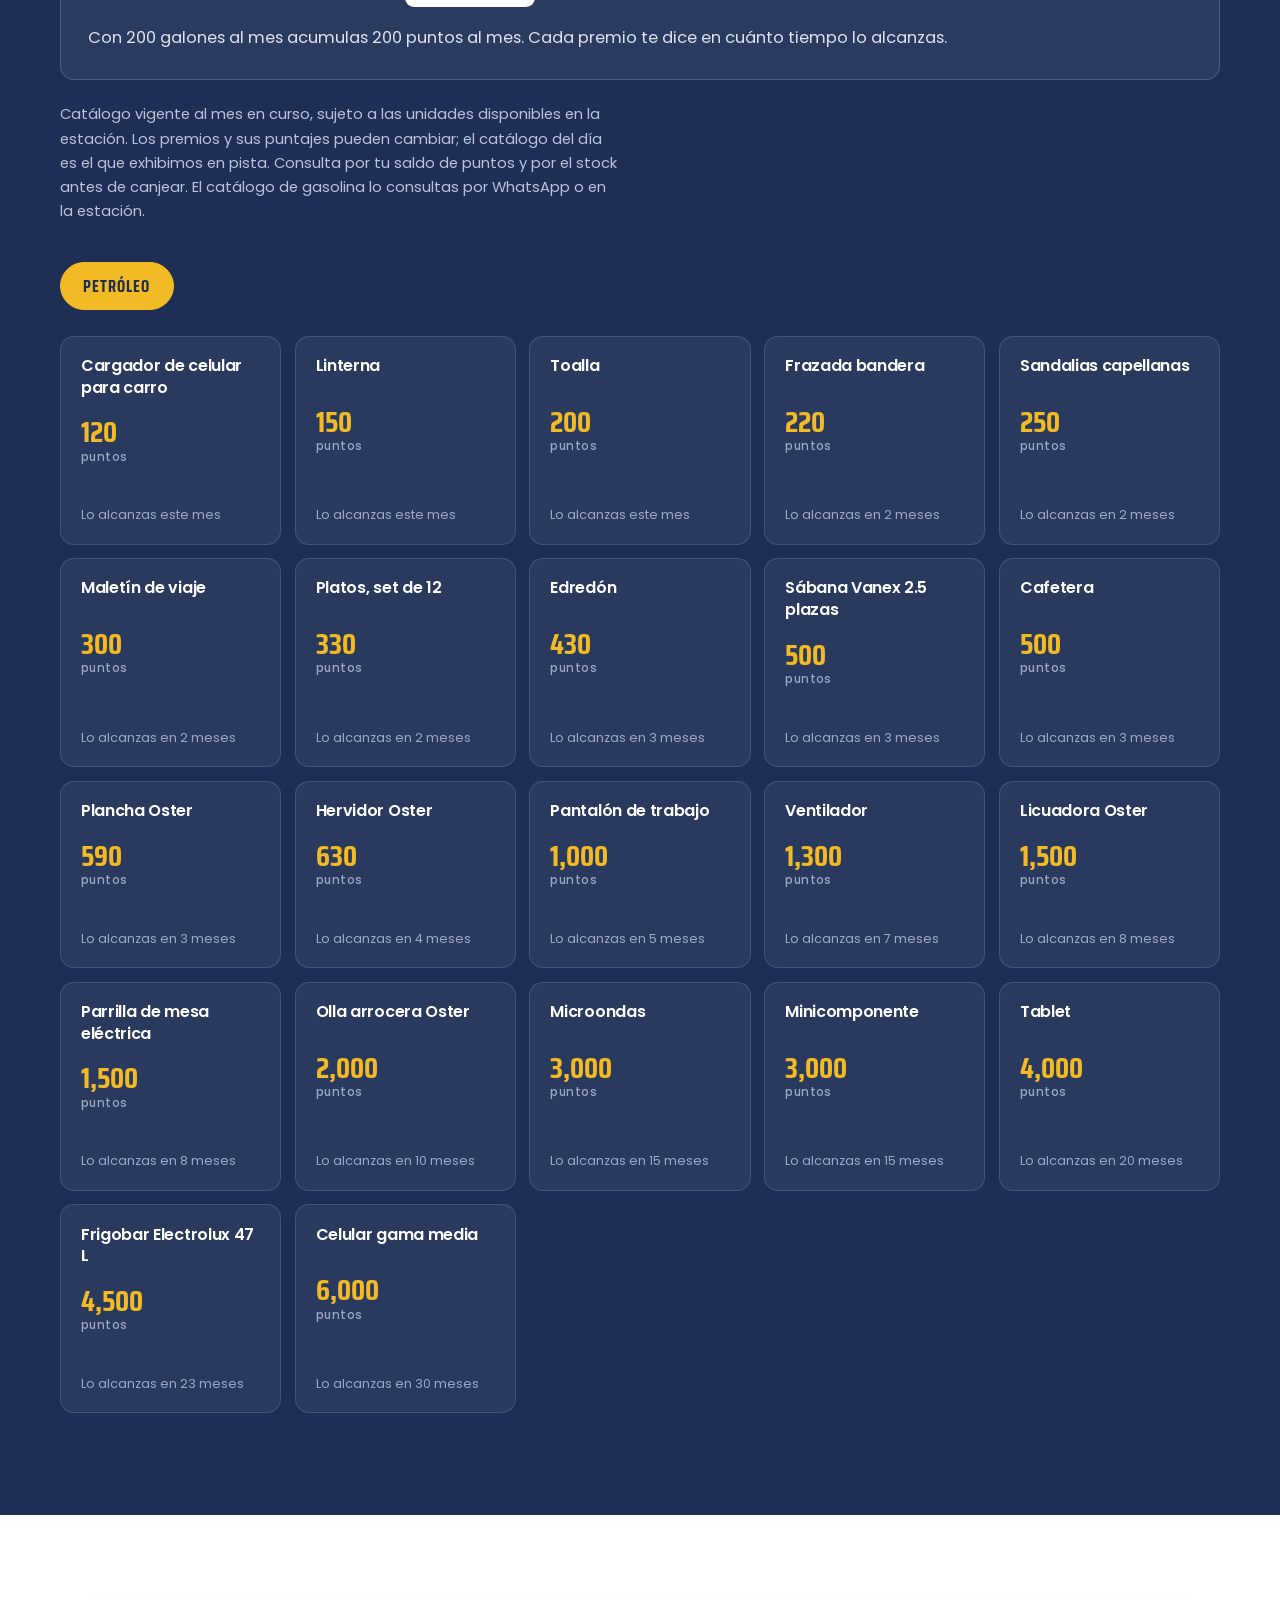
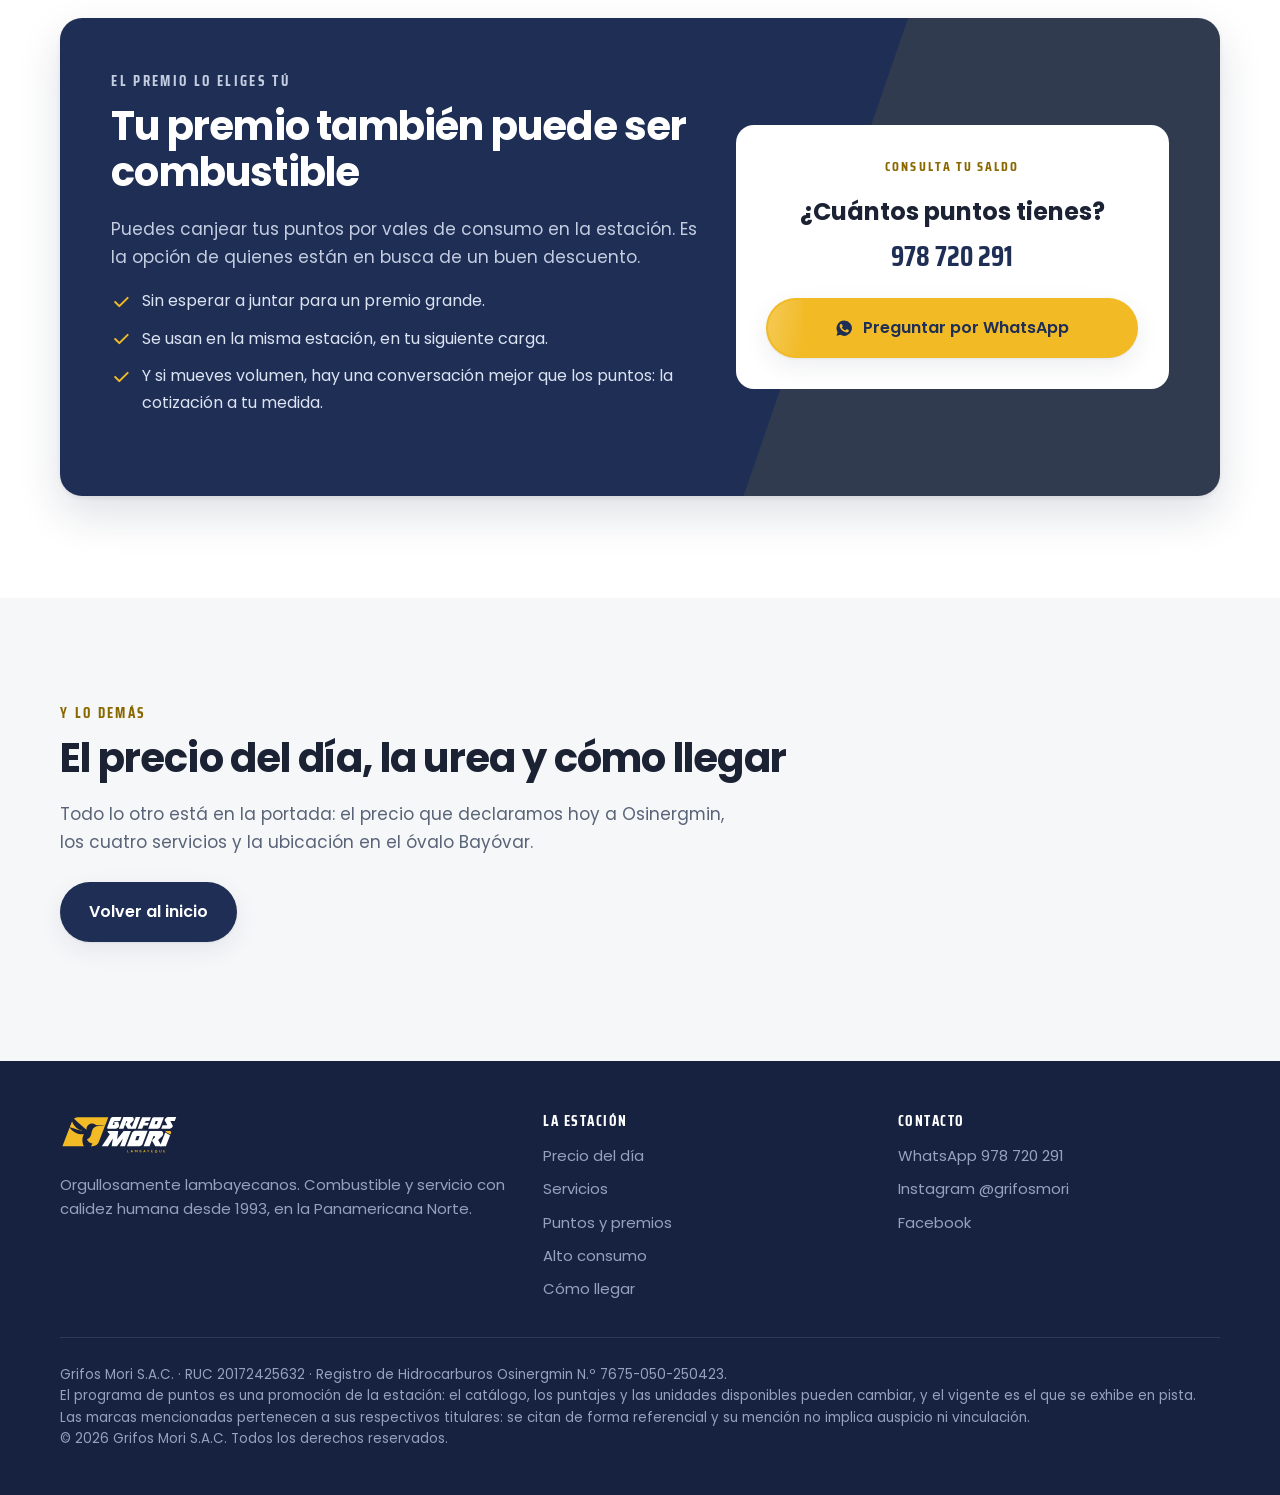
<file: sitio/puntos/index.html>
<!DOCTYPE html>
<html lang="es-PE" data-base="../">
<head>
<meta charset="utf-8">
<meta name="viewport" content="width=device-width, initial-scale=1">
<title>Puntos y premios | Grifos Mori</title>
<meta name="description" content="Un galón es un punto. Junta puntos cargando en Grifos Mori y cámbialos por premios del catálogo o por vales de consumo. Calcula en cuánto tiempo llegas a cada premio.">
<link rel="canonical" href="https://grifosmori.com/puntos/">

<meta property="og:type" content="website">
<meta property="og:locale" content="es_PE">
<meta property="og:site_name" content="Grifos Mori">
<meta property="og:title" content="Puntos y premios | Grifos Mori">
<meta property="og:description" content="Un galón es un punto. Calcula cuánto tardas en llegar a cada premio del catálogo.">
<meta property="og:url" content="https://grifosmori.com/puntos/">
<meta property="og:image" content="https://grifosmori.com/assets/og.jpg">
<meta name="twitter:card" content="summary_large_image">
<meta name="theme-color" content="#1E2E55">

<link rel="icon" href="../assets/favicon.svg" type="image/svg+xml">
<link rel="apple-touch-icon" href="../assets/apple-touch-icon.png">

<link rel="preconnect" href="https://fonts.googleapis.com">
<link rel="preconnect" href="https://fonts.gstatic.com" crossorigin>
<link href="https://fonts.googleapis.com/css2?family=Poppins:wght@400;500;600;700;800&family=Saira+Condensed:wght@500;600;700&display=swap" rel="stylesheet">
<link rel="stylesheet" href="../estilo.css">
</head>
<body>

<div class="avance" aria-hidden="true"></div>
<div class="aura" aria-hidden="true"><i></i><i></i><i></i></div>
<div class="grano" aria-hidden="true"></div>

<a class="solo-lectores" href="#contenido">Saltar al contenido</a>

<header class="cabecera">
  <div class="contenedor cabecera__fila">
    <a class="cabecera__logo" href="../" aria-label="Grifos Mori — inicio">
      <img src="../assets/logo-oscuro.svg" alt="Grifos Mori Lambayeque" width="180" height="42">
    </a>

    <button class="menu-btn" type="button" aria-expanded="false" aria-controls="nav" aria-label="Abrir menú">
      <svg viewBox="0 0 24 24" fill="none" stroke="currentColor" stroke-width="2" stroke-linecap="round" aria-hidden="true">
        <path d="M3 6h18M3 12h18M3 18h18"/>
      </svg>
    </button>

    <nav class="nav" id="nav" aria-label="Principal">
      <a href="../#inicio">Precios</a>
      <a href="../#servicios">Servicios</a>
      <a href="./" aria-current="page">Puntos y premios</a>
      <a href="../#flotas">Alto consumo</a>
      <a href="../#ubicacion">Ubicación</a>
    </nav>

    <a class="boton boton--wa" href="https://wa.me/51978720291?text=Hola%20Grifos%20Mori%2C%20quiero%20consultar%20por%20mis%20puntos.%20%5Bweb-puntos-cabecera%5D" target="_blank" rel="noopener">
      <svg viewBox="0 0 24 24" fill="currentColor" fill-rule="evenodd" aria-hidden="true"><path d="M17.47 14.38c-.3-.15-1.76-.87-2.03-.97-.27-.1-.47-.15-.67.15-.2.3-.77.97-.94 1.17-.17.2-.35.22-.64.07-.3-.15-1.25-.46-2.39-1.47-.88-.79-1.48-1.76-1.65-2.06-.17-.3-.02-.46.13-.61.13-.13.3-.35.45-.52.15-.17.2-.3.3-.5.1-.2.05-.37-.02-.52-.07-.15-.67-1.61-.92-2.21-.24-.58-.49-.5-.67-.51h-.57c-.2 0-.52.07-.79.37-.27.3-1.04 1.01-1.04 2.47s1.06 2.86 1.21 3.06c.15.2 2.1 3.2 5.08 4.49.71.31 1.26.49 1.69.62.71.23 1.36.19 1.87.12.57-.09 1.76-.72 2.01-1.41.25-.7.25-1.29.17-1.41-.07-.13-.27-.2-.57-.35M12 2a10 10 0 0 0-8.6 15.1L2 22l5.05-1.32A10 10 0 1 0 12 2"/></svg>
      Escríbenos
    </a>
  </div>
</header>

<main id="contenido">

<!-- ====================== PORTADA DE LA SECCIÓN ====================== -->
<section class="hero hero--puntos" id="inicio">
  <span class="fantasma" aria-hidden="true">PUNTOS</span>
  <div class="contenedor">
    <p class="miga"><a href="../">Inicio</a> <span aria-hidden="true">›</span> Puntos y premios</p>
    <div class="hero__grid hero__grid--puntos">
      <div>
        <p class="hero__sello">Programa de puntos</p>
        <h1>Cada galón que cargas <em>te acerca a algo</em>.</h1>
        <p class="hero__bajada">
          Un galón es un punto. Sin tarjetas, sin trámites y sin fecha de arranque:
          empieza a contar desde tu próxima carga.
        </p>
        <p class="regla-puntos"><span aria-hidden="true">⛽</span> 1 galón = 1 punto</p>
      </div>
    </div>
  </div>
</section>

<!-- ====================== CÓMO FUNCIONA ====================== -->
<section class="seccion" aria-labelledby="t-como">
  <div class="contenedor">
    <div class="sec-head col rv">
      <p class="rotulo">Cómo funciona</p>
      <h2 id="t-como">Tres cosas y ya está</h2>
    </div>

    <div class="caminos esc">
      <article class="camino">
        <span class="camino__num">01</span>
        <h3>Cargas y acumulas</h3>
        <p>Cada galón suma un punto. Da igual si es un tanque chico o una cisterna: la cuenta es la misma.</p>
      </article>
      <article class="camino">
        <span class="camino__num">02</span>
        <h3>Tus puntos saben qué cargaste</h3>
        <p>Los puntos de petróleo y los de gasolina son distintos y cada uno tiene su propio catálogo. No se mezclan.</p>
      </article>
      <article class="camino">
        <span class="camino__num">03</span>
        <h3>Canjeas cuando quieras</h3>
        <p>Por un premio del catálogo, o por vales de consumo para seguir cargando con nosotros. Tú eliges.</p>
      </article>
    </div>
  </div>
</section>

<!-- ====================== SIMULADOR Y CATÁLOGO ====================== -->
<section class="seccion seccion--navy" id="catalogo" aria-labelledby="t-catalogo">
  <div class="contenedor">
    <div class="sec-head col rv">
      <p class="rotulo">El catálogo</p>
      <h2 id="t-catalogo">¿Cuánto te falta?</h2>
      <p class="bajada">
        Dinos cuántos galones cargas al mes y te decimos en cuánto tiempo llegas a cada premio.
      </p>
    </div>

    <div class="simulador rv">
      <div class="simulador__campo">
        <label for="galones">¿Cuántos galones cargas al mes?</label>
        <input type="number" id="galones" min="1" max="20000" step="1" value="200" inputmode="numeric">
        <span class="simulador__unidad">galones al mes</span>
      </div>
      <p class="simulador__salida" id="salida-simulador" role="status"></p>
      <noscript><style>.simulador { display: none; }</style></noscript>
    </div>

    <p class="bajada" id="vigencia-premios" style="font-size:.92rem;margin-top:1.4rem">
      Catálogo vigente al mes en curso, sujeto a las unidades disponibles en la estación.
      Los premios y sus puntajes pueden cambiar; el catálogo del día es el que exhibimos en pista.
      Consulta por tu saldo de puntos y por el stock antes de canjear.
    </p>

    <div class="tabs" role="tablist" aria-label="Catálogos de premios">
      <button class="tab" role="tab" id="tab-petroleo" aria-controls="panel-premios" aria-selected="true" data-catalogo="petroleo">Petróleo</button>
      <button class="tab" role="tab" id="tab-gasolina" aria-controls="panel-premios" aria-selected="false" data-catalogo="gasolina">Gasolina</button>
    </div>

    <div class="premios" id="panel-premios" role="tabpanel" aria-labelledby="tab-petroleo" tabindex="0">
      <noscript><p class="reels__vacio">Para ver el catálogo completo de premios necesitas
        JavaScript. También te lo pasamos por
        <a href="https://wa.me/51978720291?text=Hola%20Grifos%20Mori%2C%20quiero%20ver%20el%20cat%C3%A1logo%20de%20premios.%20%5Bweb-premios%5D"
           target="_blank" rel="noopener" style="color:var(--amarillo)">WhatsApp</a>.</p></noscript>
    </div>
  </div>
</section>

<!-- ====================== VALES ====================== -->
<section class="seccion" aria-labelledby="t-vales">
  <div class="contenedor">
    <div class="flota rv">
      <div>
        <p class="rotulo">El premio lo eliges tú</p>
        <h2 id="t-vales">Tu premio también puede ser combustible</h2>
        <p>
          Puedes canjear tus puntos por vales de consumo en la estación. Es la opción de quienes
          están en busca de un buen descuento.
        </p>
        <ul class="flota__lista">
          <li>
            <svg viewBox="0 0 24 24" fill="none" stroke="currentColor" stroke-width="2.4" stroke-linecap="round" stroke-linejoin="round" aria-hidden="true"><path d="m5 12 5 5L20 7"/></svg>
            <span>Sin esperar a juntar para un premio grande.</span>
          </li>
          <li>
            <svg viewBox="0 0 24 24" fill="none" stroke="currentColor" stroke-width="2.4" stroke-linecap="round" stroke-linejoin="round" aria-hidden="true"><path d="m5 12 5 5L20 7"/></svg>
            <span>Se usan en la misma estación, en tu siguiente carga.</span>
          </li>
          <li>
            <svg viewBox="0 0 24 24" fill="none" stroke="currentColor" stroke-width="2.4" stroke-linecap="round" stroke-linejoin="round" aria-hidden="true"><path d="m5 12 5 5L20 7"/></svg>
            <span>Y si mueves volumen, hay una conversación mejor que los puntos: la cotización a tu medida.</span>
          </li>
        </ul>
      </div>

      <div class="tarjeta-contacto">
        <p class="tarjeta-contacto__rol">Consulta tu saldo</p>
        <p class="tarjeta-contacto__nombre">¿Cuántos puntos tienes?</p>
        <a class="tarjeta-contacto__tel" href="tel:+51978720291">978 720 291</a>
        <a class="boton boton--wa" style="width:100%" href="https://wa.me/51978720291?text=Hola%20Grifos%20Mori%2C%20quiero%20saber%20cu%C3%A1ntos%20puntos%20tengo%20acumulados.%20%5Bweb-puntos-saldo%5D" target="_blank" rel="noopener">
          <svg viewBox="0 0 24 24" fill="currentColor" fill-rule="evenodd" aria-hidden="true"><path d="M17.47 14.38c-.3-.15-1.76-.87-2.03-.97-.27-.1-.47-.15-.67.15-.2.3-.77.97-.94 1.17-.17.2-.35.22-.64.07-.3-.15-1.25-.46-2.39-1.47-.88-.79-1.48-1.76-1.65-2.06-.17-.3-.02-.46.13-.61.13-.13.3-.35.45-.52.15-.17.2-.3.3-.5.1-.2.05-.37-.02-.52-.07-.15-.67-1.61-.92-2.21-.24-.58-.49-.5-.67-.51h-.57c-.2 0-.52.07-.79.37-.27.3-1.04 1.01-1.04 2.47s1.06 2.86 1.21 3.06c.15.2 2.1 3.2 5.08 4.49.71.31 1.26.49 1.69.62.71.23 1.36.19 1.87.12.57-.09 1.76-.72 2.01-1.41.25-.7.25-1.29.17-1.41-.07-.13-.27-.2-.57-.35M12 2a10 10 0 0 0-8.6 15.1L2 22l5.05-1.32A10 10 0 1 0 12 2"/></svg>
          Preguntar por WhatsApp
        </a>
      </div>
    </div>
  </div>
</section>

<!-- ====================== VOLVER ====================== -->
<section class="seccion seccion--hueso" aria-labelledby="t-volver">
  <div class="contenedor">
    <div class="sec-head col rv">
      <p class="rotulo">Y lo demás</p>
      <h2 id="t-volver">El precio del día, la urea y cómo llegar</h2>
      <p class="bajada">
        Todo lo otro está en la portada: el precio que declaramos hoy a Osinergmin, los cuatro
        servicios y la ubicación en el óvalo Bayóvar.
      </p>
      <p style="margin-top:1.6rem">
        <a class="boton boton--navy" href="../">Volver al inicio</a>
      </p>
    </div>
  </div>
</section>

</main>

<footer class="pie">
  <div class="contenedor">
    <div class="pie__grid esc">
      <div>
        <img src="../assets/logo-oscuro.svg" alt="Grifos Mori" width="190" height="44">
        <p>Orgullosamente lambayecanos. Combustible y servicio con calidez humana desde 1993, en la Panamericana Norte.</p>
      </div>
      <div>
        <h3>La estación</h3>
        <ul>
          <li><a href="../#inicio">Precio del día</a></li>
          <li><a href="../#servicios">Servicios</a></li>
          <li><a href="./">Puntos y premios</a></li>
          <li><a href="../#flotas">Alto consumo</a></li>
          <li><a href="../#ubicacion">Cómo llegar</a></li>
        </ul>
      </div>
      <div>
        <h3>Contacto</h3>
        <ul>
          <li><a href="https://wa.me/51978720291?text=Hola%20Grifos%20Mori%2C%20quiero%20hacer%20una%20consulta.%20%5Bweb-puntos-pie%5D" target="_blank" rel="noopener">WhatsApp 978 720 291</a></li>
          <li><a href="https://www.instagram.com/grifosmori/" target="_blank" rel="noopener">Instagram @grifosmori</a></li>
          <li><a href="https://www.facebook.com/grifosmoriperu/" target="_blank" rel="noopener">Facebook</a></li>
        </ul>
      </div>
    </div>
    <p class="pie__legal">
      Grifos Mori S.A.C. · RUC 20172425632 · Registro de Hidrocarburos Osinergmin N.º 7675-050-250423.<br>
      El programa de puntos es una promoción de la estación: el catálogo, los puntajes y las
      unidades disponibles pueden cambiar, y el vigente es el que se exhibe en pista.
      Las marcas mencionadas pertenecen a sus respectivos titulares: se citan de forma referencial
      y su mención no implica auspicio ni vinculación.<br>
      © <span id="anio">2026</span> Grifos Mori S.A.C. Todos los derechos reservados.
    </p>
  </div>
</footer>

<a class="wa-flotante" href="https://wa.me/51978720291?text=Hola%20Grifos%20Mori%2C%20quiero%20consultar%20por%20mis%20puntos.%20%5Bweb-puntos-flotante%5D" target="_blank" rel="noopener" aria-label="Escribir por WhatsApp a Grifos Mori">
  <svg viewBox="0 0 24 24" fill="currentColor" fill-rule="evenodd" aria-hidden="true"><path d="M17.47 14.38c-.3-.15-1.76-.87-2.03-.97-.27-.1-.47-.15-.67.15-.2.3-.77.97-.94 1.17-.17.2-.35.22-.64.07-.3-.15-1.25-.46-2.39-1.47-.88-.79-1.48-1.76-1.65-2.06-.17-.3-.02-.46.13-.61.13-.13.3-.35.45-.52.15-.17.2-.3.3-.5.1-.2.05-.37-.02-.52-.07-.15-.67-1.61-.92-2.21-.24-.58-.49-.5-.67-.51h-.57c-.2 0-.52.07-.79.37-.27.3-1.04 1.01-1.04 2.47s1.06 2.86 1.21 3.06c.15.2 2.1 3.2 5.08 4.49.71.31 1.26.49 1.69.62.71.23 1.36.19 1.87.12.57-.09 1.76-.72 2.01-1.41.25-.7.25-1.29.17-1.41-.07-.13-.27-.2-.57-.35M12 2a10 10 0 0 0-8.6 15.1L2 22l5.05-1.32A10 10 0 1 0 12 2"/></svg>
</a>

<script type="application/ld+json">
{
  "@context": "https://schema.org",
  "@graph": [
    {
      "@type": "WebPage",
      "name": "Puntos y premios",
      "url": "https://grifosmori.com/puntos/",
      "description": "Un galón es un punto. Junta puntos cargando en Grifos Mori y cámbialos por premios del catálogo o por vales de consumo.",
      "isPartOf": { "@type": "WebSite", "name": "Grifos Mori", "url": "https://grifosmori.com/" }
    },
    {
      "@type": "BreadcrumbList",
      "itemListElement": [
        { "@type": "ListItem", "position": 1, "name": "Inicio", "item": "https://grifosmori.com/" },
        { "@type": "ListItem", "position": 2, "name": "Puntos y premios" }
      ]
    }
  ]
}
</script>

<script src="../app.js" defer></script>
</body>
</html>
</file>
<file: sitio/estilo.css>
/* ==========================================================================
   Grifos Mori — hoja de estilos única
   Colores y tipografías: ver marca/MARCA.md (todo sale del manual del cliente)
   ========================================================================== */

:root {
  /* Marca — verificados contra el logo vectorial y colorimetria.pdf */
  --navy:        #1E2E55;
  --navy-800:    #17244333;      /* solo para bordes y sombras sobre claro */
  --azul:        #324985;
  --amarillo:    #F2BA24;
  --amarillo-osc:#D9A310;      /* solo como FONDO (hover de botón) */
  --amarillo-texto:#8A6800;    /* el amarillo cuando es TEXTO o ícono sobre claro: 5.17:1 */
  --gris-marca:  #575756;

  /* Neutros derivados */
  --blanco:      #FFFFFF;
  --hueso:       #F6F7F9;
  --linea:       #E3E6ED;
  --texto:       #1B2233;
  --texto-suave: #5A6478;

  /* Tipografías. Si el cliente compra la licencia webfont de Aloevera y
     Agency, se agregan acá delante y el resto de la hoja no se toca. */
  --fuente-titulo: "Poppins", "Segoe UI", system-ui, -apple-system, sans-serif;
  --fuente-dato:   "Saira Condensed", "Arial Narrow", system-ui, sans-serif;

  --radio:      14px;
  --radio-sm:   9px;
  --sombra:     0 1px 2px rgba(23,36,67,.06), 0 8px 24px rgba(23,36,67,.08);
  --sombra-alta:0 2px 4px rgba(23,36,67,.08), 0 18px 44px rgba(23,36,67,.14);
  --ancho:      1160px;
  --transicion: 180ms cubic-bezier(.4,0,.2,1);
}

*, *::before, *::after { box-sizing: border-box; }

/* Varias reglas de esta hoja fijan `display`, y eso pisa el `hidden` del
   navegador. Sin esto, la etiqueta "Nuestro fuerte" sale en los tres precios. */
[hidden] { display: none !important; }

html {
  scroll-behavior: smooth;
  /* La cabecera es fija y mide 74 px: sin esto, todo salto a un ancla deja el
     inicio de la sección debajo de la barra. */
  scroll-padding-top: 92px;
}
@media (prefers-reduced-motion: reduce) {
  html { scroll-behavior: auto; }
  *, *::before, *::after {
    animation-duration: .01ms !important;
    animation-iteration-count: 1 !important;
    transition-duration: .01ms !important;
  }
}

body {
  margin: 0;
  font-family: var(--fuente-titulo);
  font-size: 17px;
  line-height: 1.65;
  color: var(--texto);
  background: var(--blanco);
  -webkit-font-smoothing: antialiased;
  overflow-x: hidden;
}

img, svg { max-width: 100%; height: auto; display: block; }
a { color: inherit; }

h1, h2, h3 { line-height: 1.15; letter-spacing: -.02em; margin: 0 0 .5em; font-weight: 700; }
h1 { font-size: clamp(1.95rem, 5.4vw, 3.7rem); font-weight: 800; }
h2 { font-size: clamp(1.7rem, 3.6vw, 2.5rem); }
h3 { font-size: 1.18rem; }
p  { margin: 0 0 1em; }

.contenedor { width: min(100% - 2.5rem, var(--ancho)); margin-inline: auto; }

.seccion { padding: clamp(3.5rem, 8vw, 6.5rem) 0; position: relative; }
.seccion--hueso { background: var(--hueso); }
.seccion--navy  { background: var(--navy); color: #EAEEF7; }
.seccion--navy h2 { color: var(--blanco); }

.rotulo {
  font-family: var(--fuente-dato);
  font-size: .92rem; font-weight: 700;
  letter-spacing: .16em; text-transform: uppercase;
  color: var(--amarillo-texto); margin-bottom: .6rem;
}
.seccion--navy .rotulo { color: var(--amarillo); }

.bajada { font-size: 1.06rem; color: var(--texto-suave); max-width: 62ch; }
.seccion--navy .bajada { color: #B9C3D8; }

/* Foco visible en todo lo interactivo. */
a:focus-visible, button:focus-visible, [tabindex]:focus-visible, input:focus-visible {
  outline: 3px solid var(--navy);
  outline-offset: 2px;
  /* Halo claro por fuera: el anillo navy solo no se ve sobre el propio navy,
     y el amarillo de marca no llega al mínimo de 3:1 sobre los fondos claros
     (1,78:1 sobre blanco; 1,00:1 sobre un botón amarillo). Con los dos, el
     foco se distingue sobre cualquier superficie de la página. */
  box-shadow: 0 0 0 6px rgba(255,255,255,.95);
  border-radius: 4px;
}
.seccion--navy a:focus-visible, .seccion--navy button:focus-visible,
.seccion--navy input:focus-visible, .hero a:focus-visible,
.cabecera a:focus-visible, .cabecera button:focus-visible,
.flota a:focus-visible, .pie a:focus-visible, .wa-flotante:focus-visible {
  outline-color: var(--amarillo);
  box-shadow: 0 0 0 6px rgba(23,36,67,.9);
}

.solo-lectores {
  position: absolute; width: 1px; height: 1px;
  padding: 0; margin: -1px; overflow: hidden;
  clip: rect(0 0 0 0); white-space: nowrap; border: 0;
}

/* --- Botones -------------------------------------------------------------- */
.boton {
  display: inline-flex; align-items: center; justify-content: center; gap: .6rem;
  padding: .92rem 1.7rem;
  font-family: var(--fuente-titulo); font-size: 1rem; font-weight: 600;
  text-decoration: none; border: 2px solid transparent; border-radius: 999px;
  cursor: pointer; transition: transform var(--transicion), background var(--transicion),
                               box-shadow var(--transicion), border-color var(--transicion);
}
.boton:active { transform: translateY(0); }
.boton svg { width: 1.15em; height: 1.15em; flex: none; }

.boton--wa      { background: var(--amarillo); color: var(--navy); box-shadow: var(--sombra); }
.boton--linea   { background: transparent; color: var(--blanco); border-color: rgba(255,255,255,.45); }
.boton--navy    { background: var(--navy); color: var(--blanco); box-shadow: var(--sombra); }

/* --- Cabecera ------------------------------------------------------------- */
.cabecera {
  position: sticky; top: 0; z-index: 60;
  background: rgba(30,46,85,.97);
  backdrop-filter: blur(10px);
  border-bottom: 1px solid rgba(255,255,255,.1);
}
.cabecera__fila {
  display: flex; align-items: center; gap: 1.5rem;
  min-height: 74px;
}
.cabecera__logo { flex: none; }
.cabecera__logo img { height: 42px; width: auto; }

.nav { margin-left: auto; display: flex; gap: 1.6rem; }
.nav a {
  color: #D6DDEC; text-decoration: none; font-size: .96rem; font-weight: 500;
  padding: .3rem 0; border-bottom: 2px solid transparent;
  transition: color var(--transicion), border-color var(--transicion);
}
.cabecera .boton { padding: .62rem 1.25rem; font-size: .93rem; flex: none; }

.menu-btn {
  display: none; margin-left: auto;
  background: none; border: 0; color: var(--blanco); cursor: pointer;
  padding: .5rem; line-height: 0;
}
.menu-btn svg { width: 26px; height: 26px; }

@media (max-width: 940px) {
  .menu-btn { display: block; }
  .nav {
    position: absolute; top: 100%; left: 0; right: 0;
    flex-direction: column; gap: 0; margin: 0;
    background: var(--navy);
    border-bottom: 1px solid rgba(255,255,255,.12);
    max-height: 0; overflow: hidden;
    visibility: hidden;
    transition: max-height var(--transicion), visibility 0s linear var(--transicion);
  }
  .nav[data-abierto="si"] {
    max-height: 420px;
    visibility: visible;
    transition: max-height var(--transicion), visibility 0s;
  }
  .nav a { padding: .95rem 1.25rem; border-bottom: 1px solid rgba(255,255,255,.07); }
  .cabecera__fila > .boton { display: none; }
}

/* --- Hero ----------------------------------------------------------------- */
.hero {
  position: relative; background: var(--navy); color: var(--blanco);
  padding: clamp(3rem, 7vw, 5.5rem) 0 clamp(3.5rem, 7vw, 5rem);
  overflow: hidden;
}
/* La cuña amarilla del logo, repetida como recurso gráfico de marca. */
.hero::before {
  content: ""; position: absolute; top: -20%; right: -14%;
  width: 62%; height: 150%;
  background: var(--azul);
  transform: skewX(-19deg);
  opacity: .5;
}
.hero .contenedor { position: relative; z-index: 1; }

.hero__grid {
  display: grid; gap: clamp(2.2rem, 5vw, 3.5rem);
  grid-template-columns: 1fr;
  align-items: center;
}
@media (min-width: 980px) { .hero__grid { grid-template-columns: 1.05fr .95fr; } }

.hero h1 { color: var(--blanco); margin-bottom: .35em; }
.hero h1 em { font-style: normal; color: var(--amarillo); }
.hero__bajada { font-size: 1.14rem; color: #C3CCE0; max-width: 46ch; margin-bottom: 2rem; }
@media (max-width: 620px) {
  .hero { padding-top: 2rem; }
  .hero__sello { margin-bottom: 1rem; }
  .hero__bajada { font-size: 1.02rem; margin-bottom: 1.5rem; }
  .hero__botones .boton { width: 100%; }
}
.hero__botones { display: flex; flex-wrap: wrap; gap: .85rem; }

.hero__sello {
  display: inline-flex; align-items: center; gap: .55rem;
  font-family: var(--fuente-dato); font-weight: 600;
  font-size: .93rem; letter-spacing: .1em; text-transform: uppercase;
  color: var(--amarillo);
  border: 1px solid rgba(242,186,36,.4); border-radius: 999px;
  padding: .35rem 1rem; margin-bottom: 1.4rem;
}
.hero__sello::before {
  content: ""; width: 7px; height: 7px; border-radius: 50%;
  background: var(--amarillo);
}

/* --- Panel de precios ----------------------------------------------------- */
.precios {
  background: var(--blanco); color: var(--texto);
  border-radius: 20px; padding: 1.6rem;
  box-shadow: var(--sombra-alta);
}
.precios__cab {
  display: flex; align-items: center; justify-content: flex-start;
  gap: .6rem; flex-wrap: wrap; margin-bottom: 1.1rem;
}
.precios__cab h2 { font-size: 1.22rem; margin: 0; }
.precios__lista { display: grid; gap: .7rem; }

.precio {
  display: flex; align-items: center; justify-content: space-between; gap: 1rem;
  padding: .95rem 1.15rem;
  background: var(--hueso); border: 1px solid var(--linea); border-radius: var(--radio);
}
.precio--estrella {
  background: linear-gradient(100deg, #FFF7E2, #FFFDF6);
  border-color: rgba(242,186,36,.55);
}
.precio__nombre { font-weight: 600; font-size: 1.02rem; }
.precio__etiqueta {
  display: block; font-family: var(--fuente-dato); font-weight: 700;
  font-size: .74rem; letter-spacing: .14em; text-transform: uppercase;
  color: var(--amarillo-texto); margin-bottom: .1rem;
}
.precio__monto {
  font-family: var(--fuente-dato); font-weight: 700;
  font-size: clamp(1.7rem, 4.4vw, 2.15rem); line-height: 1;
  color: var(--navy); white-space: nowrap;
}
.precio__monto small { font-size: .48em; font-weight: 600; color: var(--texto-suave); }

/* Sin texto: es solo el punto de color junto al título. Lo que significa vive
   en su `title` y en su `aria-label`, así que el dato no se pierde. */
.frescura { display: flex; align-items: center; font-size: 0; cursor: help; }
.frescura::before {
  content: ""; width: 8px; height: 8px; border-radius: 50%;
  background: #34A853; flex: none;
}
.frescura[data-estado="viejo"]::before { background: #E8A33D; }

.precios__nota {
  margin: 1.1rem 0 0; font-size: .8rem; line-height: 1.55; color: var(--texto-suave);
}
.precios__nota a { color: var(--azul); }

.precios__caido {
  padding: 1.4rem; text-align: center;
  background: var(--hueso); border: 1px dashed var(--linea); border-radius: var(--radio);
}
.precios__caido p { margin-bottom: .9rem; font-size: .97rem; }

/* --- Los tres caminos ----------------------------------------------------- */
.caminos { display: grid; gap: 1.2rem; grid-template-columns: 1fr; margin-top: 2.6rem; }
@media (min-width: 760px) { .caminos { grid-template-columns: repeat(3, 1fr); } }

.camino {
  padding: 1.9rem 1.6rem;
  background: var(--blanco); border: 1px solid var(--linea);
  border-radius: var(--radio); box-shadow: var(--sombra);
  border-top: 4px solid var(--amarillo);
}
.camino h3 { margin-bottom: .45rem; }
.camino p  { margin: 0; font-size: .97rem; color: var(--texto-suave); }
.camino__num {
  font-family: var(--fuente-dato); font-weight: 700; font-size: 2.4rem;
  line-height: 1; color: var(--amarillo); display: block; margin-bottom: .5rem;
}

/* --- Servicios ------------------------------------------------------------ */
.servicios { display: grid; gap: 1.2rem; grid-template-columns: 1fr; margin-top: 2.8rem; }
@media (min-width: 720px)  { .servicios { grid-template-columns: repeat(2, 1fr); } }

.servicio {
  display: flex; flex-direction: column;
  padding: 2rem 1.8rem;
  background: var(--blanco); border: 1px solid var(--linea);
  border-radius: var(--radio); box-shadow: var(--sombra);
  transition: transform var(--transicion), box-shadow var(--transicion);
}
.servicio__icono {
  width: 46px; height: 46px; margin-bottom: 1.1rem;
  display: grid; place-items: center;
  background: var(--navy); border-radius: 12px; color: var(--amarillo);
}
.servicio__icono svg { width: 24px; height: 24px; }
.servicio p { color: var(--texto-suave); font-size: .98rem; flex: 1; }
.servicio .enlace-wa {
  align-self: flex-start; margin-top: .4rem;
  font-weight: 600; font-size: .95rem; color: var(--azul);
  text-decoration: none; border-bottom: 2px solid rgba(50,73,133,.28);
  padding-bottom: 2px;
}

/* --- Puntos --------------------------------------------------------------- */
.regla-puntos {
  display: inline-flex; align-items: center; gap: .8rem; flex-wrap: wrap;
  margin: 1.6rem 0 0;
  padding: .9rem 1.5rem;
  background: var(--amarillo); color: var(--navy);
  border-radius: 999px; font-weight: 700;
  font-family: var(--fuente-dato); font-size: 1.3rem; letter-spacing: .03em;
}

.simulador {
  margin-top: 2.6rem; padding: 1.7rem;
  background: rgba(255,255,255,.06);
  border: 1px solid rgba(255,255,255,.16); border-radius: var(--radio);
}
.simulador__campo { display: flex; align-items: center; gap: .8rem; flex-wrap: wrap; }
.simulador label { font-weight: 600; color: var(--blanco); }
.simulador input {
  width: 130px; padding: .65rem .9rem;
  font-family: var(--fuente-dato); font-size: 1.3rem; font-weight: 700;
  color: var(--navy); background: var(--blanco);
  border: 2px solid transparent; border-radius: var(--radio-sm);
}
.simulador__unidad { color: #B9C3D8; font-size: .95rem; }
.simulador__salida { margin: 1.1rem 0 0; font-size: 1.02rem; color: #DCE3F2; }
.simulador__salida strong { color: var(--amarillo); }

.tabs { display: flex; gap: .5rem; margin: 2.4rem 0 1.6rem; flex-wrap: wrap; }
.tab {
  padding: .62rem 1.4rem;
  font-family: var(--fuente-dato); font-weight: 700; font-size: 1.02rem;
  letter-spacing: .06em; text-transform: uppercase;
  color: #B9C3D8; background: transparent; cursor: pointer;
  border: 1px solid rgba(255,255,255,.42); border-radius: 999px;
  transition: all var(--transicion);
}
.tab[aria-selected="true"] {
  background: var(--amarillo); color: var(--navy); border-color: var(--amarillo);
}

.premios {
  display: grid; gap: .85rem;
  grid-template-columns: repeat(auto-fill, minmax(210px, 1fr));
}
.premio {
  display: flex; flex-direction: column; justify-content: space-between; gap: .7rem;
  padding: 1.15rem 1.25rem;
  background: rgba(255,255,255,.055);
  border: 1px solid rgba(255,255,255,.13); border-radius: var(--radio);
  transition: border-color var(--transicion), background var(--transicion);
}
.premio__nombre { font-weight: 600; font-size: 1rem; color: var(--blanco); line-height: 1.35; }
.premio__puntos {
  font-family: var(--fuente-dato); font-weight: 700; font-size: 1.85rem;
  line-height: 1; color: var(--amarillo);
}
.premio__puntos small {
  display: block; font-family: var(--fuente-titulo);
  font-size: .72rem; font-weight: 500; letter-spacing: .04em;
  color: #9DA9C4; margin-top: .3rem;
}
.premio__meta { font-size: .8rem; color: #9DA9C4; margin: 0; }
/* Sin resaltado de color en la tarjeta: lo que se alcanza pronto ya lo
   dice el propio texto, y teñir un tercio de la grilla la ensucia. */
.premio__meta { color: #9DA9C4; }

/* --- Reels ---------------------------------------------------------------- */
.reels {
  display: grid; gap: 1.1rem; margin-top: 2.6rem;
  grid-template-columns: repeat(auto-fill, minmax(190px, 1fr));
  /* Con piezas verticales, dejarlas crecer a todo el ancho las vuelve torres
     de 700 px. Se acota el grupo y el aire sobrante queda a la derecha como
     margen, no como hueco. El mínimo de 190 px hace que cuatro entren en una
     sola fila dentro de ese ancho. */
  max-width: 1000px;
}
@media (max-width: 700px) {
  /* Dos por fila: uno debajo de otro obliga a deslizar cuatro pantallas para
     ver cuatro videos. En rejilla se abarcan de un vistazo. */
  .reels { grid-template-columns: 1fr 1fr; gap: .7rem; }
  .reel figcaption { font-size: .82rem; line-height: 1.3; }
  .reel__cuenta { font-size: .74rem; }
  .reel__capa { padding: .7rem; }
}
.reel {
  position: relative; margin: 0; aspect-ratio: 9 / 16;
  border-radius: var(--radio); overflow: hidden;
  background: var(--navy); box-shadow: var(--sombra);
  transition: transform var(--transicion), box-shadow var(--transicion);
}
.reel a { display: block; width: 100%; height: 100%; text-decoration: none; }
.reel img { width: 100%; height: 100%; object-fit: cover; }
.reel__capa {
  position: absolute; inset: 0;
  display: flex; flex-direction: column; justify-content: flex-end;
  padding: 1.1rem;
  /* Arranca antes y cierra más opaco: varias portadas son claras y el pie
     en blanco se perdía sobre ellas. */
  background: linear-gradient(transparent 34%, rgba(19,29,55,.55) 62%, rgba(19,29,55,.94));
  color: var(--blanco);
}
.reel__play {
  position: absolute; top: 50%; left: 50%; transform: translate(-50%, -50%);
  width: 56px; height: 56px; border-radius: 50%;
  background: rgba(242,186,36,.94); color: var(--navy);
  display: grid; place-items: center;
}
.reel__play svg { width: 22px; height: 22px; margin-left: 3px; }
.reel figcaption { font-size: .92rem; font-weight: 500; line-height: 1.4; }
.reel__cuenta { font-family: var(--fuente-dato); font-size: .82rem; color: var(--amarillo); letter-spacing: .06em; }

.reels__vacio {
  grid-column: 1 / -1; padding: 2.4rem;
  text-align: center; color: #9DA9C4;
  border: 1px dashed rgba(255,255,255,.22); border-radius: var(--radio);
}

/* --- Alto consumo --------------------------------------------------------- */
.flota {
  display: grid; gap: 2.4rem; align-items: center;
  grid-template-columns: 1fr;
  padding: clamp(2rem, 4vw, 3.2rem);
  background: var(--navy); color: var(--blanco);
  border-radius: 22px; box-shadow: var(--sombra-alta);
  position: relative; overflow: hidden;
}
.flota::after {
  content: ""; position: absolute; top: -30%; right: -12%;
  width: 46%; height: 160%; background: var(--amarillo);
  transform: skewX(-19deg); opacity: .09;
}
.flota > * { position: relative; z-index: 1; }
@media (min-width: 900px) { .flota { grid-template-columns: 1.15fr .85fr; } }
.flota h2 { color: var(--blanco); }
.flota > div:first-child p { color: #C3CCE0; }
.flota__lista { list-style: none; margin: 0 0 1.8rem; padding: 0; display: grid; gap: .7rem; }
.flota__lista li { display: flex; gap: .7rem; align-items: flex-start; color: #DCE3F2; font-size: 1rem; }
.flota__lista svg { width: 20px; height: 20px; flex: none; color: var(--amarillo); margin-top: .22em; }

.tarjeta-contacto {
  padding: 1.9rem; text-align: center;
  background: var(--blanco); color: var(--texto);
  border-radius: 18px;
}
.tarjeta-contacto__rol {
  font-family: var(--fuente-dato); font-size: .85rem; font-weight: 700;
  letter-spacing: .15em; text-transform: uppercase; color: var(--amarillo-texto);
}
.tarjeta-contacto__nombre { font-size: 1.5rem; font-weight: 700; margin: .2rem 0 .1rem; }
.tarjeta-contacto__tel {
  font-family: var(--fuente-dato); font-size: 1.75rem; font-weight: 700;
  color: var(--navy); text-decoration: none; display: block; margin-bottom: 1.2rem;
}

/* --- Ubicación ------------------------------------------------------------ */
.ubicacion { display: grid; gap: 2rem; grid-template-columns: 1fr; margin-top: 2.6rem; }
@media (min-width: 900px) { .ubicacion { grid-template-columns: .85fr 1.15fr; } }

.ficha { display: grid; gap: 1.3rem; align-content: start; }
.ficha__item { display: flex; gap: .9rem; }
.ficha__item svg { width: 22px; height: 22px; flex: none; color: var(--amarillo-texto); margin-top: .2em; }
.ficha__item h3 { font-size: 1rem; margin: 0 0 .15rem; }
.ficha__item p  { margin: 0; color: var(--texto-suave); font-size: .97rem; }

.mapa {
  border-radius: var(--radio); overflow: hidden;
  border: 1px solid var(--linea); box-shadow: var(--sombra);
  min-height: 340px; background: var(--hueso);
}
.mapa iframe { width: 100%; height: 100%; min-height: 340px; border: 0; display: block; }

/* --- Pie ------------------------------------------------------------------ */
.pie { background: #16223F; color: #96A2BD; padding: 3.2rem 0 2rem; font-size: .93rem; }
.pie__grid {
  display: grid; gap: 2rem; grid-template-columns: 1fr;
  padding-bottom: 2.2rem; border-bottom: 1px solid rgba(255,255,255,.1);
}
@media (min-width: 760px) { .pie__grid { grid-template-columns: 1.4fr 1fr 1fr; } }
.pie img { height: 44px; width: auto; margin-bottom: 1rem; }
.pie h3 { color: var(--blanco); font-size: .93rem; letter-spacing: .1em; text-transform: uppercase;
          font-family: var(--fuente-dato); margin-bottom: .9rem; }
.pie ul { list-style: none; margin: 0; padding: 0; display: grid; gap: .55rem; }
.pie a { color: #96A2BD; text-decoration: none; }
.pie__legal { padding-top: 1.6rem; font-size: .84rem; line-height: 1.6; }

/* --- WhatsApp flotante ---------------------------------------------------- */
.wa-flotante {
  position: fixed; right: 18px; bottom: 18px; z-index: 70;
  width: 58px; height: 58px; border-radius: 50%;
  display: grid; place-items: center;
  background: #25D366; color: var(--blanco);
  box-shadow: 0 6px 22px rgba(0,0,0,.28);
  transition: transform var(--transicion);
}
.wa-flotante { transition: transform var(--transicion), opacity var(--transicion); }
/* Arranca escondido mientras el hero está a la vista: ahí ya hay un botón de
   WhatsApp grande, y flotando tapaba el precio del diésel en celular.
   Sin JavaScript el atributo nunca se pone y el botón se ve siempre. */
.wa-flotante[data-oculto="si"] { opacity: 0; pointer-events: none; transform: scale(.6); }
.wa-flotante svg { width: 30px; height: 30px; }
@media print { .wa-flotante, .cabecera { display: none; } }

/* ==========================================================================
   SISTEMA DE MOVIMIENTO
   Mismo esqueleto que la web de Audical, con la identidad de Grifos Mori.

   Regla que gobierna todo lo de abajo: sin JavaScript, `.js` nunca se agrega
   al <html> y la página se ve ENTERA y QUIETA. Eso no es un modo degradado:
   es el comportamiento correcto. Las animaciones son un lujo que se suma
   cuando el navegador puede con ellas, nunca un requisito para leer.
   ========================================================================== */

@keyframes gm-flota      { from { transform: translate3d(0,0,0) scale(1); }
                           to   { transform: translate3d(4vw,3vw,0) scale(1.14); } }
@keyframes gm-avanzar    { from { transform: scaleX(0); } to { transform: scaleX(1); } }
@keyframes gm-viva       { 0%,100% { opacity: 0; } 50% { opacity: 1; } }
@keyframes gm-traza      { 0% { opacity:0; transform:scaleX(0); }
                           26%,44% { opacity:.9; transform:scaleX(1); }
                           64%,100% { opacity:0; transform:scaleX(1); } }
@keyframes gm-destello   { 0%,72% { transform: translateX(-140%); }
                           88%,100% { transform: translateX(140%); } }

/* --- Barra de avance de lectura ------------------------------------------ */
.avance {
  position: fixed; inset: 0 auto auto 0;
  height: 3px; width: 100%; z-index: 80;
  background: linear-gradient(90deg, var(--azul), var(--amarillo));
  pointer-events: none;
  transform: scaleX(0); transform-origin: 0 50%;
}
/* Donde el navegador sabe animar con el scroll, lo hace en el compositor y el
   listener de JavaScript ni se instala. El shorthand `animation` va PRIMERO:
   si se pone después, pisa a `animation-timeline` y la barra se queda quieta. */
@supports (animation-timeline: scroll()) {
  .avance {
    animation: gm-avanzar;
    animation-timeline: scroll();
    animation-duration: auto;
    animation-timing-function: linear;
    animation-fill-mode: both;
  }
}

/* --- Capas de ambiente ---------------------------------------------------- */
.aura { position: fixed; inset: 0; z-index: -2; pointer-events: none; overflow: hidden; }
.aura i {
  position: absolute; display: block; border-radius: 50%;
  filter: blur(70px); opacity: .5;
  animation: gm-flota 26s ease-in-out infinite alternate;
}
.aura i:nth-child(1) { width: 46vw; height: 46vw; left: -12vw; top: -10vh;
                       background: rgba(50,73,133,.30); animation-duration: 30s; }
.aura i:nth-child(2) { width: 38vw; height: 38vw; right: -10vw; top: 32vh;
                       background: rgba(242,186,36,.20); animation-duration: 38s;
                       animation-direction: alternate-reverse; }
.aura i:nth-child(3) { width: 30vw; height: 30vw; left: 24vw; bottom: -12vh;
                       background: rgba(30,46,85,.22); animation-duration: 34s;
                       animation-delay: -8s; }

/* Grano: le quita el plano digital al degradado. Sobre fondos claros con
   `overlay` se nota apenas; es lo que se busca. */
.grano {
  position: fixed; inset: 0; z-index: 1; pointer-events: none;
  opacity: .13; mix-blend-mode: overlay;
  background-image: url("data:image/svg+xml;utf8,<svg xmlns='http://www.w3.org/2000/svg' width='140' height='140'><filter id='r'><feTurbulence type='fractalNoise' baseFrequency='.85' numOctaves='3'/></filter><rect width='140' height='140' filter='url(%23r)' opacity='.5'/></svg>");
}

/* --- La marca, enorme y al fondo ----------------------------------------- */
.fantasma {
  position: absolute; right: -6vw; top: -7vh;
  font-family: var(--fuente-titulo); font-weight: 800; font-size: 28vw;
  line-height: .8; letter-spacing: -.04em;
  color: transparent; -webkit-text-stroke: 1.5px rgba(242,186,36,.16);
  white-space: nowrap; user-select: none; pointer-events: none; z-index: 0;
}
@media (max-width: 760px) { .fantasma { font-size: 56vw; right: -22vw; top: -2vh; } }

/* --- Aparición al deslizar ------------------------------------------------ */
/* Se anima `translate`, no `transform`: son propiedades distintas y se
   componen. Con `transform` el estado final (`none`) le ganaba por
   especificidad a los :hover de las tarjetas y les mataba el movimiento. */
.js .rv { opacity: 0; translate: 0 26px; will-change: opacity, translate; }
.js .rv.in { opacity: 1; translate: 0 0; will-change: auto;
             transition: opacity .7s cubic-bezier(.22,1,.36,1), translate .7s cubic-bezier(.22,1,.36,1); }

.js .esc > * { opacity: 0; translate: 0 18px; }
.js .esc.in > * { opacity: 1; translate: 0 0;
                  transition: opacity .6s cubic-bezier(.22,1,.36,1), translate .6s cubic-bezier(.22,1,.36,1); }
/* La escalera: cada hijo entra 70 ms después del anterior. Se corta en el
   octavo para que una grilla larga no termine tardando tres segundos. */
.js .esc.in > *:nth-child(1) { transition-delay: 0ms; }
.js .esc.in > *:nth-child(2) { transition-delay: 70ms; }
.js .esc.in > *:nth-child(3) { transition-delay: 140ms; }
.js .esc.in > *:nth-child(4) { transition-delay: 210ms; }
.js .esc.in > *:nth-child(5) { transition-delay: 280ms; }
.js .esc.in > *:nth-child(6) { transition-delay: 350ms; }
.js .esc.in > *:nth-child(7) { transition-delay: 420ms; }
.js .esc.in > *:nth-child(n+8) { transition-delay: 490ms; }

/* El celular no es el escritorio angosto: ahí se desliza mucho más rápido y
   el mismo ritmo se percibe como lentitud. Se comprimen los tiempos y se
   acortan los recorridos, solo en táctil. */
@media (hover: none) {
  .js .rv { translate: 0 16px; }
  .js .esc > * { translate: 0 12px; }
  .js .rv.in { transition-duration: .42s, .42s; }
  .js .esc.in > * { transition-duration: .36s, .36s; }
  .js .esc.in > *:nth-child(2) { transition-delay: 30ms; }
  .js .esc.in > *:nth-child(3) { transition-delay: 60ms; }
  .js .esc.in > *:nth-child(4) { transition-delay: 90ms; }
  .js .esc.in > *:nth-child(5) { transition-delay: 120ms; }
  .js .esc.in > *:nth-child(6) { transition-delay: 150ms; }
  .js .esc.in > *:nth-child(7) { transition-delay: 180ms; }
  .js .esc.in > *:nth-child(n+8) { transition-delay: 210ms; }
}

/* --- La sección que estás leyendo se enciende ----------------------------- */
@supports (animation-timeline: view()) {
  @media (prefers-reduced-motion: no-preference) {
    .seccion { position: relative; isolation: isolate; }
    .seccion::before {
      content: ""; position: absolute; inset: 0; z-index: -1; pointer-events: none;
      background: radial-gradient(54% 38% at 50% 44%, rgba(242,186,36,.09), transparent 72%);
      opacity: 0;
      animation: gm-viva;                 /* el shorthand primero... */
      animation-timeline: view();         /* ...y el timeline después */
      animation-duration: auto;
      animation-timing-function: linear;
      animation-range: cover 12% cover 88%;
    }
    .seccion--navy::before {
      background: radial-gradient(54% 38% at 50% 44%, rgba(242,186,36,.14), transparent 72%);
    }
  }
}

/* --- Hover: las cosas se iluminan -----------------------------------------
   TODO va dentro de (hover:hover). En una pantalla táctil el navegador aplica
   el :hover al tocar y nunca recibe el «el puntero salió»: el efecto se queda
   pegado después del toque. Y peor: un elemento que se hunde al presionarlo
   promete una acción. Si no la cumple, la persona deja de creerle al resto de
   la página. Por eso las tarjetas que no llevan a ningún lado —los caminos,
   los premios— no reaccionan al dedo. Solo lo hacen los enlaces reales. */
.servicio { position: relative; overflow: hidden; }
.servicio::after {
  content: ""; position: absolute; inset: 0; pointer-events: none;
  border-radius: inherit; opacity: 0;
  box-shadow: inset 0 0 0 1px rgba(242,186,36,.55);
  transition: opacity var(--transicion);
}
.servicio__icono { transition: background var(--transicion), color var(--transicion); }
.camino__num { transition: color var(--transicion); }
.ficha__item svg { transition: transform var(--transicion); }

@media (hover: hover) {
  .servicio { transition: transform var(--transicion), box-shadow var(--transicion); }
  .servicio:hover::after { opacity: 1; }
  .servicio:hover .servicio__icono { background: var(--amarillo); color: var(--navy); }
  .servicio:hover .enlace-wa { color: var(--navy); border-bottom-color: var(--amarillo); }

  .camino { transition: transform var(--transicion), box-shadow var(--transicion), border-top-color var(--transicion); }
  .camino:hover { transform: translateY(-4px); box-shadow: var(--sombra-alta); }
  .camino:hover .camino__num { color: var(--navy); }

  .premio { transition: border-color var(--transicion), background var(--transicion), transform var(--transicion); }
  .premio:hover { transform: translateY(-3px); }

  .muestra li { transition: border-color var(--transicion), background var(--transicion), transform var(--transicion); }
  .ficha__item:hover svg { transform: scale(1.15); }
}

/* En táctil, solo lo accionable responde: se comprime en vez de levantarse,
   que es la física de algo presionado por un dedo. */
@media (hover: none) {
  .boton, .enlace-wa, .wa-flotante, .muestra__mas a {
    touch-action: manipulation;
    -webkit-tap-highlight-color: transparent;
  }
  .boton:active, .wa-flotante:active { transform: scale(.972); }
  .servicio .enlace-wa:active { opacity: .7; }
}

/* Destello que barre el botón principal. Se apaga al pasar el cursor para no
   competir con el propio hover. */
.boton--wa { position: relative; overflow: hidden; }
.boton--wa::after {
  content: ""; position: absolute; top: 0; bottom: 0; width: 45%;
  background: linear-gradient(100deg, transparent, rgba(255,255,255,.45), transparent);
  transform: translateX(-140%);
  animation: gm-destello 5.5s ease-in-out infinite;
  pointer-events: none;
}

/* --- Todo lo anterior se apaga si el sistema pide menos movimiento -------
   Va al final y con !important a propósito: tiene que ganarle a cualquier
   regla de arriba, incluidas las de dentro de @supports. Lo que se anima
   queda visible y quieto, nunca invisible. */
@media (prefers-reduced-motion: reduce) {
  .js .rv, .js .rv.in, .js .esc > *, .js .esc.in > * {
    opacity: 1 !important; translate: none !important; transform: none !important;
    transition: none !important; animation: none !important; will-change: auto !important;
  }
  .aura, .grano, .avance, .fantasma { display: none !important; }
  .seccion::before { animation: none !important; opacity: 0 !important; }
  .boton--wa::after { display: none !important; }
  .aura i { animation: none !important; }
}
@media print {
  .aura, .grano, .avance, .fantasma { display: none !important; }
  /* Estas dos faltaban y se imprimían: un halo radial amarillo sobre dos
     secciones y una banda diagonal congelada cruzando el botón. */
  .seccion::before { display: none !important; }
  .boton--wa::after { display: none !important; }
  .js .rv, .js .esc > * { opacity: 1 !important; translate: none !important; transform: none !important; }
}

/* --- Adelanto de puntos en la portada ------------------------------------ */
.adelanto { display: grid; gap: clamp(2rem, 4vw, 3.4rem); grid-template-columns: 1fr; align-items: center; }
@media (min-width: 900px) { .adelanto { grid-template-columns: 1.08fr .92fr; } }
.adelanto__texto .regla-puntos { margin-top: 1.8rem; }

.muestra { list-style: none; margin: 0; padding: 0; display: grid; gap: .6rem; }
.muestra li {
  display: flex; align-items: baseline; gap: 1rem;
  padding: .9rem 1.2rem;
  background: rgba(255,255,255,.055);
  border: 1px solid rgba(255,255,255,.13); border-radius: var(--radio);
  transition: border-color var(--transicion), background var(--transicion), transform var(--transicion);
}
.muestra__p {
  font-family: var(--fuente-dato); font-weight: 700; font-size: 1.55rem;
  color: var(--amarillo); min-width: 3.6ch; text-align: right;
  font-variant-numeric: tabular-nums;
}
.muestra__n { color: #DCE3F2; font-size: 1rem; }
.muestra__mas { background: none; border-style: dashed; justify-content: center; }
.muestra__mas a { color: var(--amarillo); text-decoration: none; font-weight: 600; font-size: .97rem; }

/* --- Portada de la página de puntos -------------------------------------- */
.hero--puntos { padding-bottom: clamp(2.5rem, 5vw, 4rem); }
.hero__grid--puntos { grid-template-columns: 1fr; }
@media (min-width: 980px) { .hero__grid--puntos { grid-template-columns: minmax(0, 46rem); } }
.hero--puntos .regla-puntos { margin-top: 1.8rem; }

.miga {
  font-family: var(--fuente-dato); font-size: .9rem; letter-spacing: .1em;
  text-transform: uppercase; color: #9DA9C4; margin-bottom: 1.6rem;
}
.miga a { color: var(--amarillo); text-decoration: none; }
.miga span { margin: 0 .5rem; }

/* La página de puntos abre con secciones claras: el índice de la barra
   necesita contraste sobre ambas. */
.hero--puntos .hero__bajada { max-width: 52ch; }

/* La marca de fondo es más alta que su sección a propósito; sin recortarla se
   derrama sobre la sección de arriba y se lee como un error de maquetación. */
.seccion--marca { overflow: hidden; isolation: isolate; }
.seccion--marca > .contenedor { position: relative; z-index: 1; }

/* En el hero la marca asoma por arriba; dentro de una sección tiene que caer
   en el cuerpo, o el recorte se la come entera y el efecto se paga sin verse. */
.seccion--marca > .fantasma {
  top: auto; bottom: -12%; right: -10vw;
  font-size: 22vw;
  -webkit-text-stroke-color: rgba(242,186,36,.20);
}
@media (max-width: 760px) {
  .seccion--marca > .fantasma { font-size: 44vw; right: -20vw; bottom: -6%; }
}

/* --- Todos los :hover sueltos, acotados a puntero real -------------------
   En una pantalla táctil el navegador aplica el :hover al tocar y nunca
   recibe el «el puntero salió»: el efecto se queda pegado después del
   toque. Y en `.muestra li` ese borde amarillo significa «lo alcanzas»,
   así que dejarlo pegado no era un artefacto visual: era un dato falso. */
@media (hover: hover) {
  .boton:hover  { transform: translateY(-2px); }
  .boton--wa:hover{ background: var(--amarillo-osc); box-shadow: var(--sombra-alta); }
  .boton--linea:hover { border-color: var(--amarillo); color: var(--amarillo); }
  .boton--navy:hover { background: var(--azul); }
  .nav a:hover { color: var(--amarillo); border-bottom-color: var(--amarillo); }
  .servicio:hover { transform: translateY(-3px); box-shadow: var(--sombra-alta); }
  .servicio .enlace-wa:hover { color: var(--navy); border-bottom-color: var(--amarillo); }
  .tab:hover { color: var(--blanco); border-color: rgba(255,255,255,.5); }
  .premio:hover { background: rgba(255,255,255,.1); border-color: rgba(242,186,36,.5); }
  .reel:hover { transform: translateY(-4px); box-shadow: var(--sombra-alta); }
  .tarjeta-contacto__tel:hover { color: var(--azul); }
  .pie a:hover { color: var(--amarillo); }
  .wa-flotante:hover { transform: scale(1.08); }
  .muestra li:hover { background: rgba(255,255,255,.1); border-color: rgba(242,186,36,.5); transform: translateX(4px); }
  .miga a:hover { text-decoration: underline; }
  .boton--wa:hover::after { animation-play-state: paused; }
}


/* --- El nombre de la marca, con las letras de su propio logo --------------
   No es una fuente parecida: son los trazos del logotipo del cliente,
   extraídos de su vector y compuestos en una línea. Por eso va como imagen y
   no como texto — y por eso el `alt` tiene que decir exactamente «Grifos
   Mori», que es lo que lee quien no ve la imagen. */
.marca-logo {
  display: inline-block;      /* la regla global pone los img en block */
  height: .74em; width: auto; /* al alto de las mayúsculas del titular */
  max-width: 100%;
  vertical-align: baseline;
  position: relative; top: .045em;   /* ajuste óptico contra la línea base */
  margin-inline: .1em;
}

/* --- La acción de la sección de flotas ------------------------------------
   Sin tarjeta ni datos repetidos: el teléfono y el horario ya están en la
   ficha de ubicación, y ahí la sección pedía UNA cosa. Queda solo eso. */
.flota__accion { display: flex; justify-content: center; }
.flota__accion .boton { font-size: 1.06rem; padding: 1.1rem 2.2rem; }
@media (max-width: 899px) { .flota__accion { justify-content: flex-start; } }
</file>
